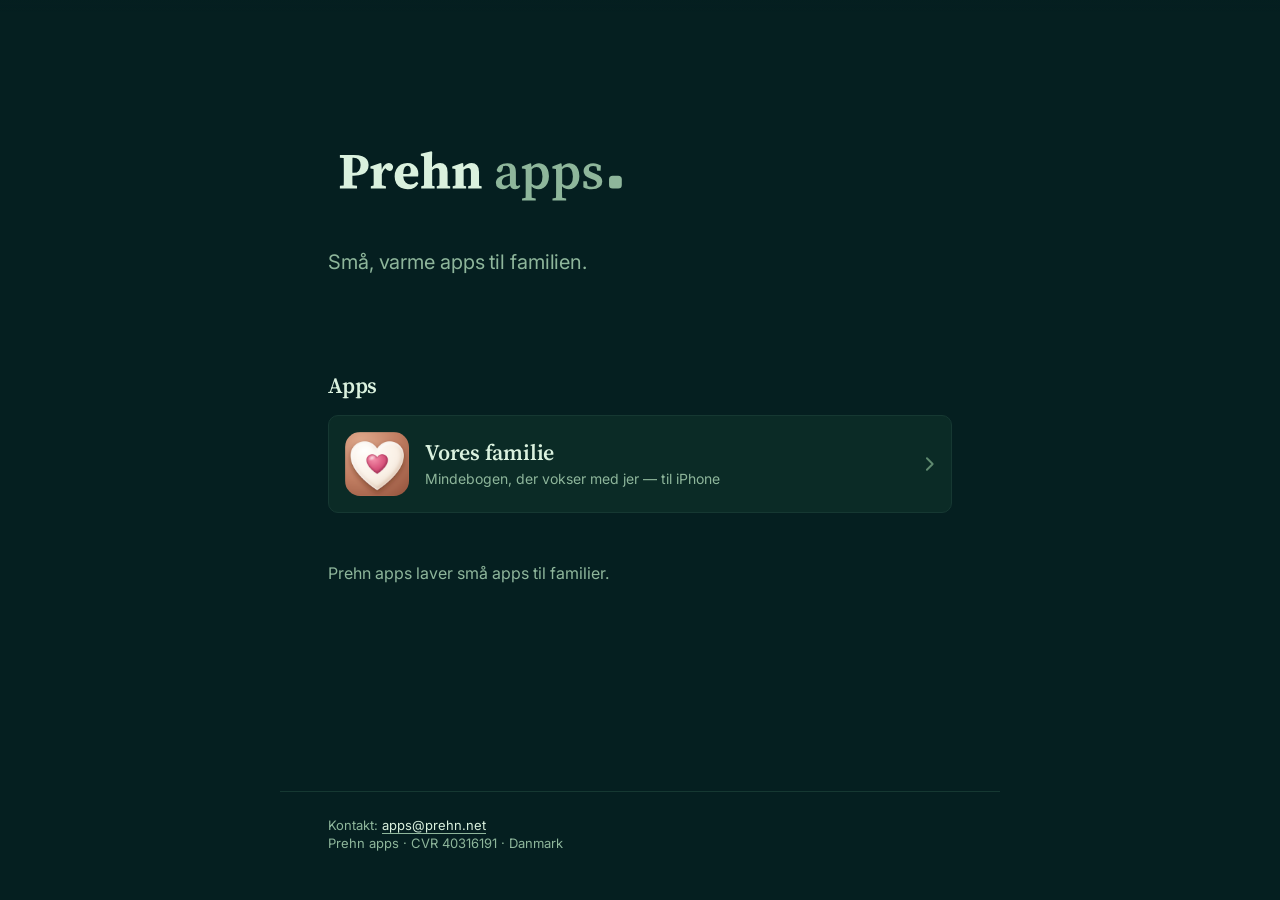
<file: index.html>
<!doctype html>
<html lang="da">
<head>
  <meta charset="utf-8">
  <meta name="viewport" content="width=device-width, initial-scale=1, viewport-fit=cover">
  <title>Prehn apps</title>
  <meta name="description" content="Små, varme apps til familien.">
  <meta name="theme-color" content="#051f20">
  <link rel="icon" type="image/svg+xml" href="brand/prehn-apps-mark.svg">
  <link rel="apple-touch-icon" href="brand/prehn-apps-mark-1024.png">
  <link rel="preconnect" href="https://fonts.googleapis.com">
  <link rel="preconnect" href="https://fonts.gstatic.com" crossorigin>
  <link rel="stylesheet" href="https://fonts.googleapis.com/css2?family=Source+Serif+4:opsz,wght@8..60,600;8..60,700&family=Inter:opsz,wght@14..32,400;14..32,500&display=swap">
  <style>
    /* Prehn apps-designsystemet (farver, skrift, radius) + Apples principper for bevægelse og typografi */
    :root {
      color-scheme: dark;
      /* v2: seks grønne trin fra næsten sort til mint */
      --ground:#051f20; --surface:#0b2b26; --surface-raised:#163832; --border:#163832;
      --ink:#daf1de; --ink-muted:#8eb69b; --ink-faint:#5f8a70;
      --accent:#8eb69b; --deep-green:#235347; --deep-green-hover:#2c6457; --mint:#daf1de;
      --font-serif:"Source Serif 4", Georgia, "Times New Roman", serif;
      --font-sans:Inter, system-ui, -apple-system, "Segoe UI", sans-serif;
      --radius-md:10px;
      --ease:cubic-bezier(.32,.72,0,1);
    }
    * { box-sizing:border-box; }
    html { font-size:100%; -webkit-text-size-adjust:100%; }
    html, body { margin:0; background:var(--ground); color:var(--ink); }
    body { font:400 1rem/1.5 var(--font-sans); font-optical-sizing:auto; -webkit-font-smoothing:antialiased;
           min-height:100vh; min-height:100svh; display:flex; flex-direction:column; }
    .wrap { width:100%; max-width:45rem; margin:0 auto; padding-inline:max(1rem, env(safe-area-inset-left)); }
    @media (min-width:45rem) { .wrap { padding-inline:3rem; } }

    /* Glasbjælke: indhold glider under; en blød kant vises kun når der er noget under den */
    .bar { position:sticky; top:0; z-index:10; height:3.25rem;
           background:rgba(5,31,32,.72); backdrop-filter:blur(20px) saturate(160%); -webkit-backdrop-filter:blur(20px) saturate(160%);
           transform:translateY(-100%); transition:transform .45s var(--ease); }
    .bar.show { transform:none; }
    .bar::after { content:""; position:absolute; inset:100% 0 auto; height:.75rem; pointer-events:none;
                  background:linear-gradient(rgba(5,31,32,.55), transparent); }
    .bar .wrap { height:100%; display:flex; align-items:center; }
    .bar img { height:1.6rem; width:auto; margin-left:-.4rem; }

    main { flex:1; }
    .hero { padding-top:clamp(3rem, 12vw, 7.5rem); margin-top:-3.25rem; }

    /* Ordmærket bærer sin frizone i SVG'en — beskæres ikke */
    .wordmark { display:block; width:min(22rem, 82vw); height:auto; margin-left:-1.5rem; }
    .tagline { margin:.5rem 0 0; font-size:clamp(1.0625rem, 2.4vw, 1.25rem); line-height:1.4; letter-spacing:-.005em; color:var(--ink-muted); }

    /* Typografi: tæt tracking på store størrelser, neutral på brødtekst */
    h2 { font:600 1.375rem/1.25 var(--font-serif); letter-spacing:-.01em; margin:clamp(4rem, 10vw, 6rem) 0 1rem; }

    /* App-kort: feedback straks ved tryk (pointer-down), ingen skygger — dybde fra surface + hårstreg */
    .app { display:flex; gap:1rem; align-items:center; padding:1rem; min-height:4.5rem;
           background:var(--surface); border:1px solid var(--border); border-radius:var(--radius-md);
           color:var(--ink); text-decoration:none; -webkit-tap-highlight-color:transparent;
           transition:background-color .2s var(--ease), transform .2s var(--ease); }
    .app:hover { background:var(--surface-raised); }
    .app.down, .app:active { background:var(--surface-raised); transform:scale(.985); transition-duration:.08s; }
    .app:focus-visible { outline:2px solid var(--accent); outline-offset:3px; }
    .app img { width:4rem; height:4rem; border-radius:.95rem; flex-shrink:0; }
    .app .name { display:block; font:600 1.375rem/1.25 var(--font-serif); letter-spacing:-.01em; }
    .app .desc { display:block; font-size:.875rem; line-height:1.4; color:var(--ink-muted); margin-top:.15rem; }
    .app .go { margin-left:auto; padding-left:.5rem; color:var(--ink-faint); transition:transform .3s var(--ease), color .2s; }
    .app:hover .go { transform:translateX(3px); color:var(--ink-muted); }
    .app .go svg { width:.6rem; height:1rem; display:block; fill:none; stroke:currentColor; stroke-width:2; stroke-linecap:round; stroke-linejoin:round; }

    .about { margin:3rem 0 4rem; color:var(--ink-muted); max-width:32em; }

    footer { border-top:1px solid var(--border); font-size:.8125rem; line-height:1.4; color:var(--ink-muted);
             padding-top:1.5rem; padding-bottom:max(3rem, env(safe-area-inset-bottom)); }
    footer a { color:var(--ink); text-decoration-color:var(--accent); text-underline-offset:3px; }
    footer a:hover { text-decoration-color:var(--ink); }

    /* Indtoning, der starter fra hvor elementet er — kort og rolig */
    .reveal { opacity:0; transform:translateY(12px); transition:opacity .7s var(--ease), transform .7s var(--ease); }
    .reveal.in { opacity:1; transform:none; }
    .reveal.d1 { transition-delay:.06s; } .reveal.d2 { transition-delay:.12s; } .reveal.d3 { transition-delay:.18s; }

    @media (prefers-reduced-motion: reduce) {
      .reveal { transform:none; transition:opacity .25s ease; }
      .app, .app .go, .bar { transition:none; }
      .app.down, .app:active { transform:none; }
    }
    @media (prefers-reduced-transparency: reduce) {
      .bar { background:var(--ground); backdrop-filter:none; -webkit-backdrop-filter:none; }
    }
    @media (prefers-contrast: more) {
      :root { --border:#5f8a70; --ink-muted:#b6d9c1; }
    }
  </style>
</head>
<body>
<header class="bar" id="bar" aria-hidden="true">
  <div class="wrap"><img src="brand/prehn-apps-wordmark-light.svg" alt=""></div>
</header>

<main>
  <section class="hero wrap">
    <h1 style="margin:0" class="reveal">
      <img class="wordmark" id="wordmark" src="brand/prehn-apps-wordmark-light.svg" alt="Prehn apps" width="1379" height="469">
    </h1>
    <p class="tagline reveal d1">Små, varme apps til familien.</p>
  </section>

  <section class="wrap">
    <h2 class="reveal d2">Apps</h2>
    <a class="app reveal d3" href="vores-familie/">
      <img src="vores-familie/icon-180.png" alt="">
      <div>
        <span class="name">Vores familie</span>
        <span class="desc">Mindebogen, der vokser med jer — til iPhone</span>
      </div>
      <span class="go" aria-hidden="true"><svg viewBox="0 0 10 16"><path d="M2 2l6 6-6 6"/></svg></span>
    </a>

    <p class="about reveal">Prehn apps laver små apps til familier.</p>
  </section>
</main>

<footer class="wrap">
  Kontakt: <a href="mailto:apps@prehn.net">apps@prehn.net</a><br>
  Prehn apps · CVR 40316191 · Danmark
</footer>

<script>
  // Feedback på pointer-down — ikke først når fingeren slipper
  document.querySelectorAll('.app').forEach(el => {
    el.addEventListener('pointerdown', () => el.classList.add('down'));
    ['pointerup', 'pointerleave', 'pointercancel'].forEach(e => el.addEventListener(e, () => el.classList.remove('down')));
  });

  // Indtoning når elementer kommer i syne
  const io = new IntersectionObserver(es => es.forEach(e => {
    if (e.isIntersecting) { e.target.classList.add('in'); io.unobserve(e.target); }
  }), { rootMargin: '0px 0px -8% 0px' });
  document.querySelectorAll('.reveal').forEach(el => io.observe(el));

  // Glasbjælken med ordmærket glider ind, når det store ordmærke er scrollet ud af syne
  const bar = document.getElementById('bar');
  new IntersectionObserver(([e]) => bar.classList.toggle('show', !e.isIntersecting), { rootMargin: '-52px 0px 0px 0px' })
    .observe(document.getElementById('wordmark'));
</script>
</body>
</html>
</file>
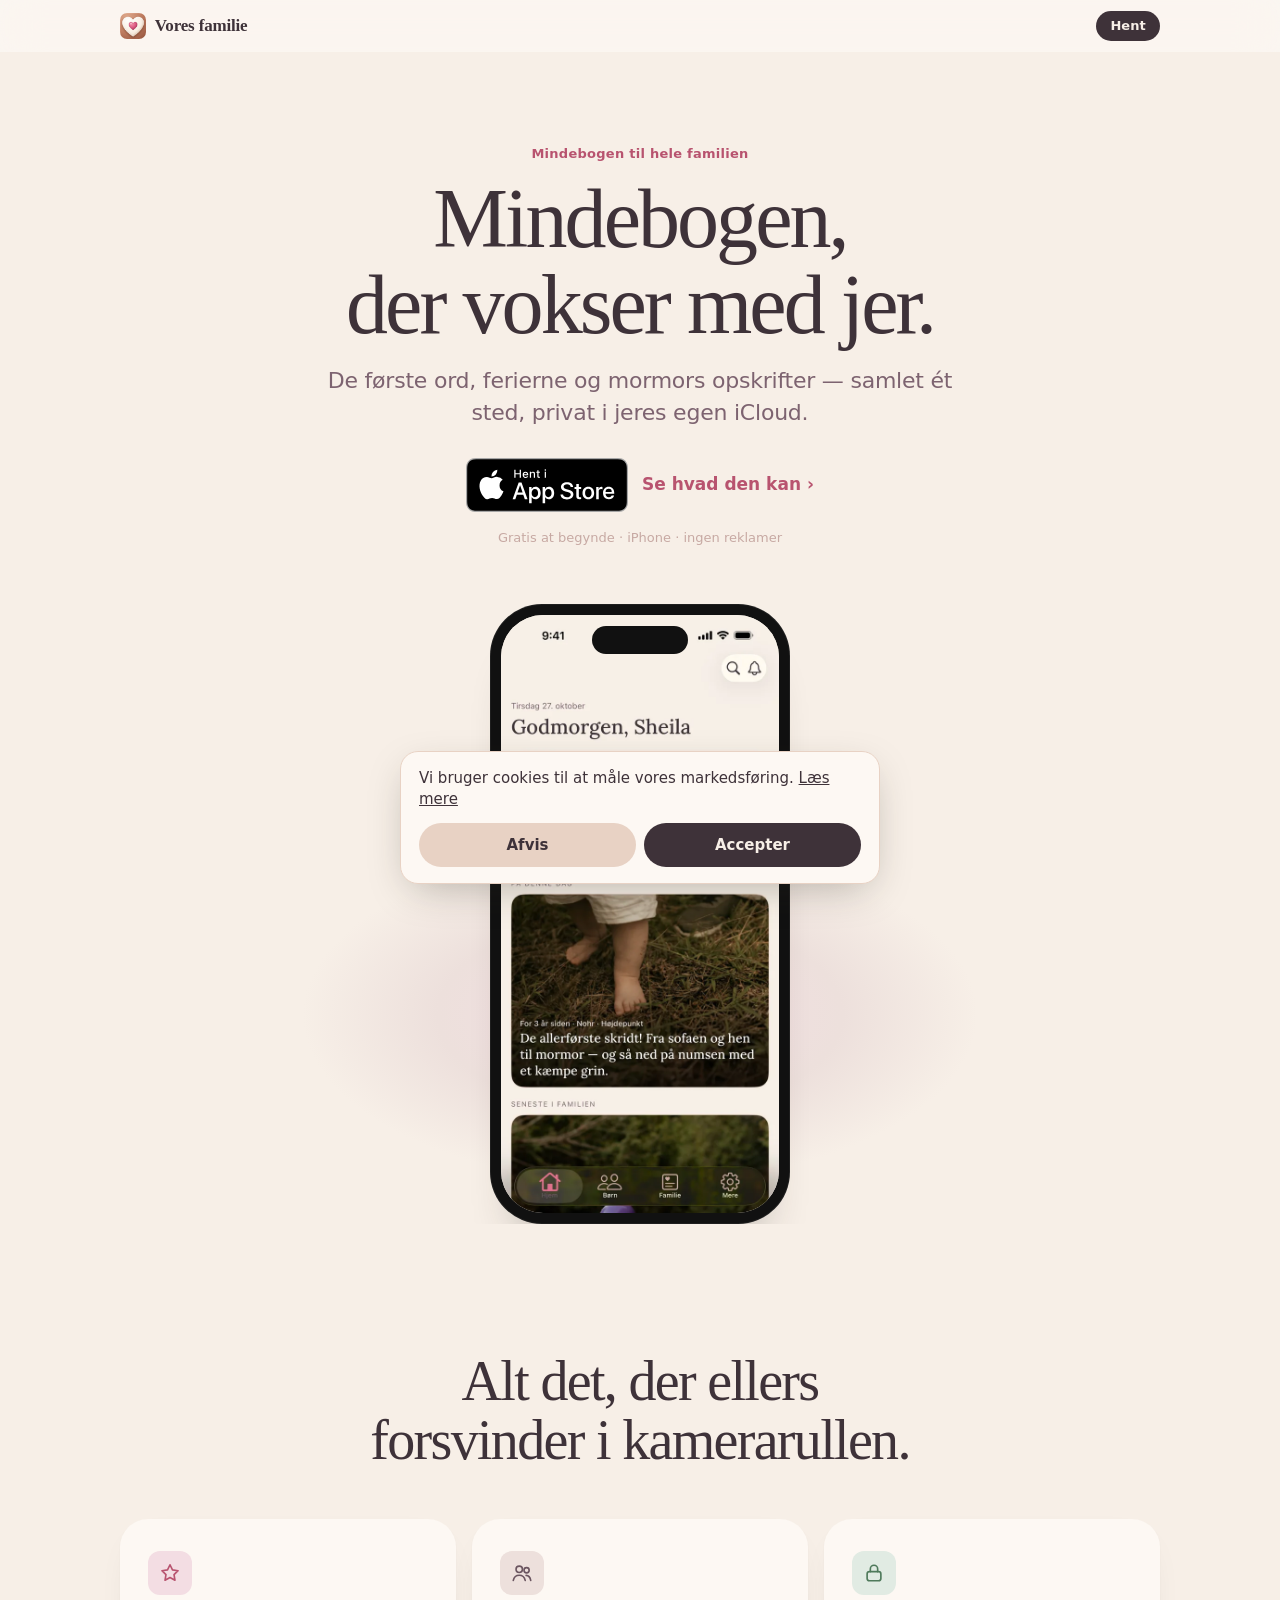
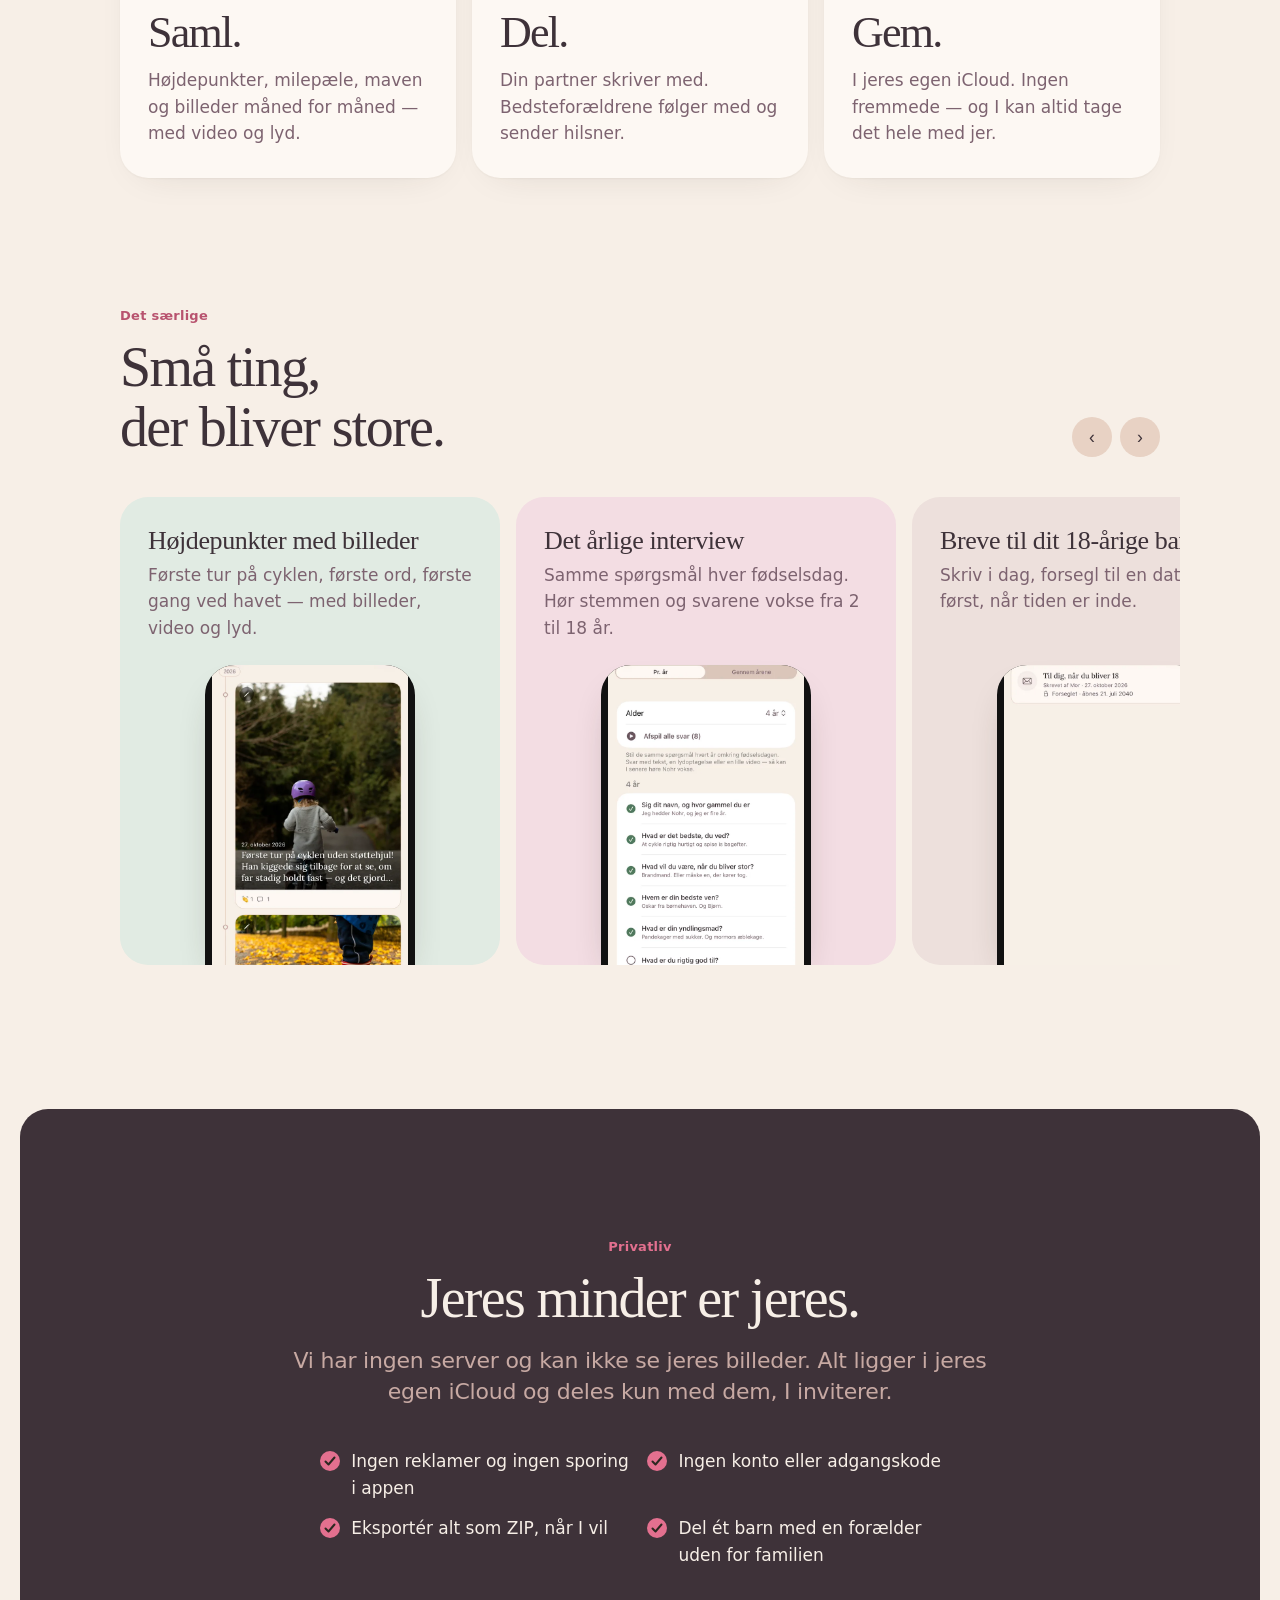
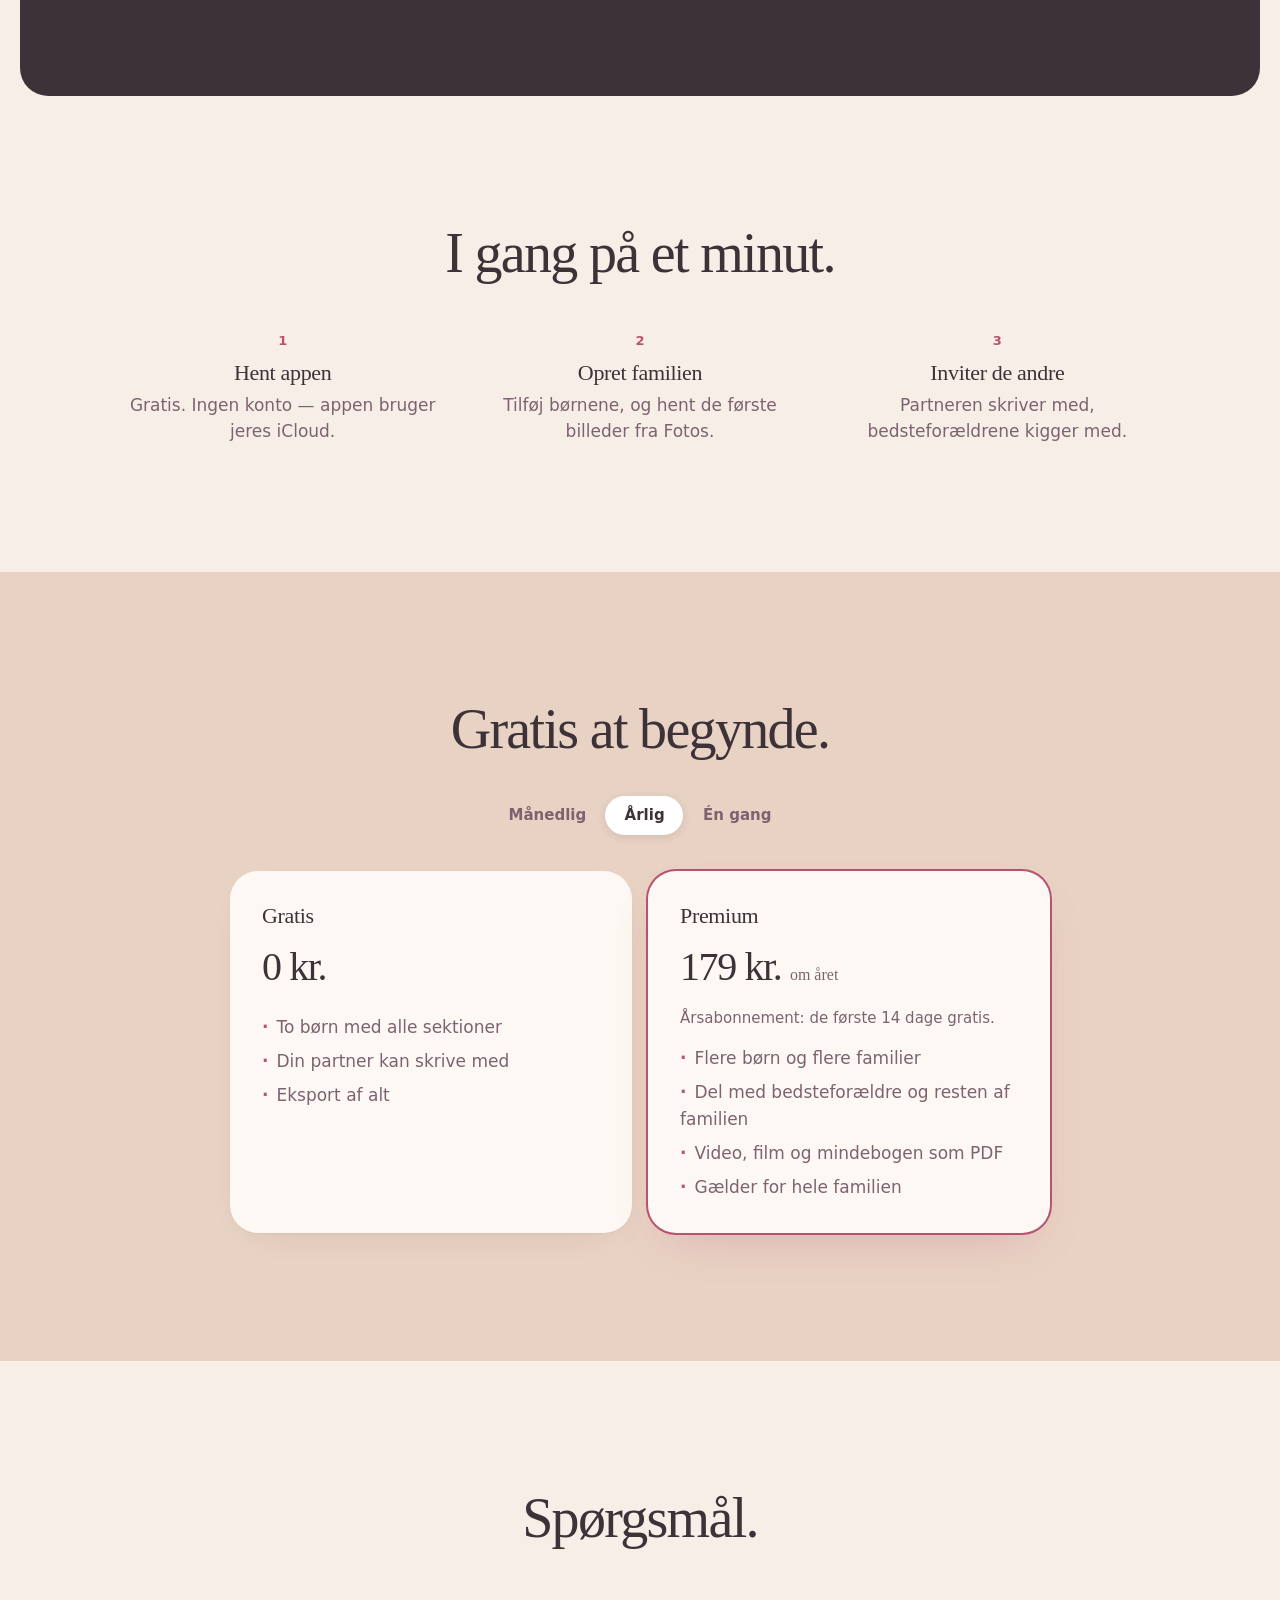
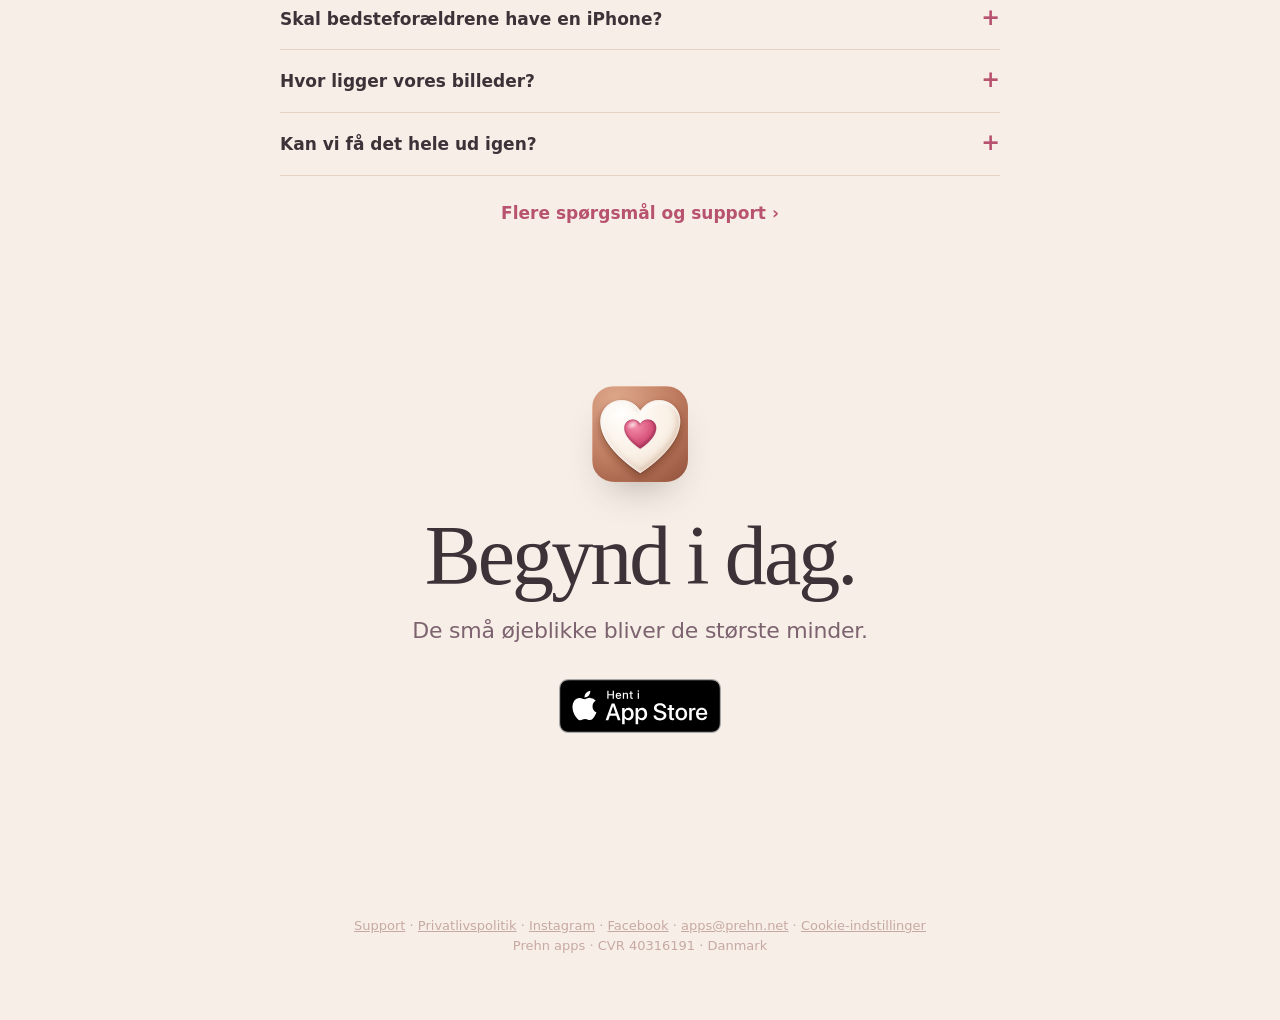
<file: vores-familie/index.html>
<!doctype html>
<html lang="da">
<head>
  <meta charset="utf-8">
  <meta name="viewport" content="width=device-width, initial-scale=1, viewport-fit=cover">
  <title>Vores familie — mindebogen, der vokser med jer</title>
  <meta name="description" content="Saml de første ord, ferierne og mormors opskrifter ét sted — privat i jeres egen iCloud. Mindebogen til hele familien på iPhone.">
  <link rel="icon" href="icon-180.png">
  <link rel="apple-touch-icon" href="icon-180.png">

  <!-- Delingskort på Facebook, Instagram, Messenger og iMessage -->
  <meta property="og:type" content="website">
  <meta property="og:title" content="Vores familie — mindebogen, der vokser med jer">
  <meta property="og:description" content="Saml de første ord, ferierne og mormors opskrifter ét sted — privat i jeres egen iCloud.">
  <meta property="og:image" content="https://apps.prehn.net/vores-familie/og-image.jpg">
  <meta property="og:locale" content="da_DK">
  <meta name="twitter:card" content="summary_large_image">

  <!-- Safari på iPhone viser en lille "Åbn i App Store"-bjælke øverst -->
  <meta name="apple-itunes-app" content="app-id=6823090981">
  <style>
    :root {
      color-scheme: light;
      /* Farver fra appens Theme.swift (lyst tema) */
      /* Samme palet som appen (Theme.swift, issue #47): varm mauve. */
      --bg:#f7efe7; --bg2:#e8d2c4; --card:#fdf8f3; --text:#3e3239; --muted:#7d6370; --faint:#c7a9a3; --sep:#e8d2c4;
      --rose:#b8536f; --tint:#6b5560; --green:#4f7a5b; --brown:#6b5560; --ink:#3e3239;
      --rose-soft:#f3dde3; --tint-soft:#ede0dc; --green-soft:#e1ebe3; --brown-soft:#ede0dc; --neutral-soft:#f3e8e1;
      --radius:28px; --ease:cubic-bezier(.32,.72,0,1);
    }
    * { box-sizing:border-box; }
    html { font-size:100%; -webkit-text-size-adjust:100%; }
    body { margin:0; background:var(--bg); color:var(--text);
           font:1.0625rem/1.55 -apple-system, BlinkMacSystemFont, "SF Pro Text", system-ui, "Segoe UI", sans-serif;
           -webkit-font-smoothing:antialiased; }
    .serif { font-family:"New York", ui-serif, Georgia, "Times New Roman", serif; font-weight:500; }
    .wrap { max-width:1080px; margin:0 auto; padding:0 1.25rem; }
    p { margin:0; }
    a { color:inherit; }

    /* Typografi: tæt tracking og leading på store størrelser, neutral på brødtekst */
    .display { font-size:clamp(2.6rem, 8vw, 5.25rem); line-height:1.02; letter-spacing:-.035em; font-weight:500; margin:0; }
    .h2 { font-size:clamp(2rem, 5.2vw, 3.5rem); line-height:1.06; letter-spacing:-.03em; font-weight:500; margin:0; }
    .h3 { font-size:1.375rem; line-height:1.2; letter-spacing:-.015em; font-weight:500; margin:0 0 .35rem; }
    .eyebrow { font-size:.8125rem; font-weight:600; letter-spacing:.02em; color:var(--rose); margin-bottom:.75rem; }
    .lead { font-size:clamp(1.125rem, 2.2vw, 1.375rem); line-height:1.45; letter-spacing:-.01em; color:var(--muted); }
    .muted { color:var(--muted); }

    /* Glas-navigation: indhold scroller under; kant-fade i stedet for streg */
    .nav { position:fixed; inset:0 0 auto; z-index:20; height:52px;
           background:rgba(251,249,245,.72); backdrop-filter:blur(20px) saturate(180%); -webkit-backdrop-filter:blur(20px) saturate(180%); }
    .nav::after { content:""; position:absolute; left:0; right:0; top:100%; height:14px; pointer-events:none;
                  background:linear-gradient(rgba(44,40,32,.06), transparent); opacity:0; transition:opacity .3s; }
    .nav.scrolled::after { opacity:1; }
    .nav .wrap { height:100%; display:flex; align-items:center; justify-content:space-between; }
    .brand { display:flex; align-items:center; gap:.55rem; font-weight:600; letter-spacing:-.01em; text-decoration:none; }
    .brand img { width:26px; height:26px; border-radius:7px; }
    .pill { display:inline-flex; align-items:center; height:30px; padding:0 .9rem; border-radius:999px; background:var(--ink); color:#f7efe7;
            font-size:.8125rem; font-weight:600; text-decoration:none; }

    /* Tryk-feedback straks ved pointer-down */
    .press { transition:transform .12s ease-out, opacity .12s; }
    .press:active, .press.down { transform:scale(.96); opacity:.85; }

    /* Hero */
    .hero { padding:clamp(6.5rem, 14vw, 9rem) 0 0; text-align:center; overflow:hidden; }
    .hero .lead { max-width:30em; margin:1.1rem auto 1.8rem; }
    .cta-row { display:flex; gap:.9rem; justify-content:center; align-items:center; flex-wrap:wrap; }
    /* Apples officielle "Hent i App Store"-knap (uændret, jf. Apples retningslinjer for marketing) */
    .store { display:inline-block; line-height:0; border-radius:12px; -webkit-tap-highlight-color:transparent; }
    .store img { height:54px; width:auto; display:block; }
    .store:focus-visible { outline:2px solid var(--rose); outline-offset:4px; }
    .link { color:var(--rose); font-weight:600; text-decoration:none; }
    .link:hover { text-decoration:underline; }
    .fine { font-size:.8125rem; color:var(--faint); margin-top:1rem; }

    /* Telefon, der rejser sig når man scroller. Styres af browseren (scroll-drevet animation, #31),
       så den følger fingeren glat på iPhone — ingen JavaScript pr. scroll. Ældre browsere: stillestående. */
    .stage { position:relative; margin-top:3.5rem; height:clamp(420px, 70vw, 620px); }
    .glow { position:absolute; left:50%; top:30%; width:min(900px, 140vw); aspect-ratio:2/1; transform:translateX(-50%);
            background:radial-gradient(closest-side, #f3dde3 0%, #ede0dc 45%, transparent 75%); }
    .phone { position:absolute; left:50%; top:0; width:300px; height:620px; margin-left:-150px; border-radius:52px;
             background:#111; padding:11px; box-shadow:0 40px 50px -36px rgba(44,40,32,.45), 0 0 0 1px rgba(255,255,255,.06) inset; }
    @supports (animation-timeline: scroll()) {
      @keyframes phone-rise { from { transform:translateY(60px) scale(.94); } to { transform:none; } }
      .phone { animation:phone-rise linear both; animation-timeline:scroll(root); animation-range:0 500px; }
    }
    .screen { position:relative; height:100%; border-radius:42px; background:var(--bg); overflow:hidden; padding:0; text-align:left; }
    .screen img { display:block; width:100%; height:100%; object-fit:cover; object-position:top; }
    .screen::before { content:""; position:absolute; top:11px; left:50%; transform:translateX(-50%); width:96px; height:28px; border-radius:20px; background:#111; }
    .hi { font-size:1.5rem; letter-spacing:-.02em; }
    .q { background:var(--bg2); border-radius:14px; padding:.7rem .85rem; font-size:.8125rem; font-style:italic; color:var(--muted); margin:.7rem 0 1rem; }
    .lbl { font-size:.6875rem; font-weight:600; letter-spacing:.06em; color:var(--faint); margin-bottom:.5rem; }
    .post { display:flex; gap:.6rem; background:#fff; border-radius:14px; padding:.5rem; margin-bottom:.5rem; box-shadow:0 1px 0 rgba(44,40,32,.05); }
    .post i { width:48px; height:48px; border-radius:10px; flex-shrink:0; }
    .post b { display:block; font-size:.625rem; font-weight:500; color:var(--faint); }
    .post span { font-size:.8125rem; line-height:1.3; }

    /* Sektioner */
    section { padding:clamp(4.5rem, 10vw, 8rem) 0; }
    .center { text-align:center; }
    .center .lead { max-width:32em; margin:1rem auto 0; }

    /* Tre løfter: store tal-agtige ord */
    .trio { display:grid; gap:1rem; margin-top:3rem; }
    @media (min-width:800px) { .trio { grid-template-columns:repeat(3,1fr); } }
    .tile { background:var(--card); border-radius:var(--radius); padding:2rem 1.75rem; text-align:left;
            box-shadow:0 1px 2px rgba(44,40,32,.04), 0 12px 40px -24px rgba(44,40,32,.18); }
    .tile .big { font-size:2.75rem; line-height:1; letter-spacing:-.04em; font-weight:500; margin-bottom:.8rem; }

    /* Funktioner som vandret karrusel med snap (native momentum + rubber-band på iOS) */
    .rail-head { display:flex; justify-content:space-between; align-items:end; gap:1rem; }
    .arrows { display:none; gap:.5rem; }
    @media (min-width:800px) { .arrows { display:flex; } }
    .arrow { width:40px; height:40px; border-radius:50%; border:0; background:var(--bg2); color:var(--text); font-size:1.1rem; cursor:pointer; }
    .rail { display:flex; gap:1rem; overflow-x:auto; scroll-snap-type:x mandatory; scroll-padding-inline:1.25rem;
            padding:2.5rem 1.25rem 1rem; margin:0 -1.25rem; scrollbar-width:none; overscroll-behavior-x:contain; }
    .rail::-webkit-scrollbar { display:none; }
    .slide { flex:0 0 min(82vw, 380px); scroll-snap-align:start; border-radius:var(--radius); padding:1.75rem; min-height:440px;
             display:flex; flex-direction:column; justify-content:space-between; overflow:hidden; position:relative; }
    .slide .h3 { font-size:1.625rem; }
    .slide p { color:var(--muted); }
    .slide .h3 { color:var(--text); }
    .slide .art { align-self:center; width:100%; max-width:260px; aspect-ratio:1; border-radius:22px; margin-top:1.5rem;
                  background:rgba(255,255,255,.6); display:flex; align-items:center; justify-content:center; }
    .slide .art svg { width:96px; height:96px; fill:none; stroke:currentColor; stroke-width:1.6; stroke-linecap:round; stroke-linejoin:round; }
    /* Skærmbillede fra appen som en lille telefon, der "stikker op" fra bunden af kortet */
    .slide .art.shot { aspect-ratio:auto; max-width:210px; height:300px; margin:1.5rem auto -1.75rem; background:#111;
                       border-radius:30px 30px 0 0; padding:7px 7px 0; overflow:hidden;
                       box-shadow:0 20px 40px -20px rgba(44,40,32,.45); }
    .slide .art.shot img { display:block; width:100%; height:auto; border-radius:24px 24px 0 0; }
    .sym { width:44px; height:44px; border-radius:12px; display:flex; align-items:center; justify-content:center; margin-bottom:1rem; }
    .sym svg { width:22px; height:22px; fill:none; stroke:currentColor; stroke-width:1.8; stroke-linecap:round; stroke-linejoin:round; }

    /* Privatliv: mørk, rolig */
    .dark { background:var(--ink); color:#f7efe7; border-radius:var(--radius); margin:0 1.25rem; }
    .dark .lead { color:#c7a9a3; }
    .dark .eyebrow { color:#e3708f; }
    .ticks { list-style:none; padding:0; margin:2.5rem auto 0; max-width:640px; display:grid; gap:.9rem; text-align:left; }
    @media (min-width:700px) { .ticks { grid-template-columns:1fr 1fr; } }
    .ticks li { display:flex; gap:.7rem; color:#f7efe7; }
    .ticks li::before { content:""; flex-shrink:0; width:20px; height:20px; margin-top:.15rem; border-radius:50%; background:#e3708f
      url("data:image/svg+xml,%3Csvg xmlns='http://www.w3.org/2000/svg' viewBox='0 0 20 20'%3E%3Cpath d='M5.5 10.5l3 3 6-7' fill='none' stroke='%232c2820' stroke-width='2' stroke-linecap='round' stroke-linejoin='round'/%3E%3C/svg%3E") center/contain no-repeat; }

    /* Trin */
    .steps { display:grid; gap:2rem; margin-top:3rem; }
    @media (min-width:800px) { .steps { grid-template-columns:repeat(3,1fr); } }
    .num { font-size:.8125rem; font-weight:600; color:var(--rose); margin-bottom:.5rem; }

    /* Pris: segmenteret kontrol */
    .seg { display:inline-flex; background:var(--bg2); border-radius:999px; padding:4px; margin-top:2rem; position:relative; }
    .seg button { position:relative; z-index:1; border:0; background:none; font:inherit; font-size:.9375rem; font-weight:600; padding:.5rem 1.2rem; border-radius:999px; cursor:pointer; color:var(--muted); transition:color .25s; }
    .seg button[aria-pressed=true] { color:var(--text); }
    .seg .thumb { position:absolute; top:4px; bottom:4px; border-radius:999px; background:#fff; box-shadow:0 2px 8px rgba(44,40,32,.12);
                  transition:left .4s var(--ease), width .4s var(--ease); }
    .prices { display:grid; gap:1rem; margin-top:2rem; text-align:left; }
    @media (min-width:800px) { .prices { grid-template-columns:1fr 1fr; max-width:820px; margin-inline:auto; } }
    .price { background:var(--card); border-radius:var(--radius); padding:2rem; box-shadow:0 1px 2px rgba(44,40,32,.04), 0 12px 40px -24px rgba(44,40,32,.18); }
    .price.premium { box-shadow:0 0 0 2px var(--rose), 0 20px 50px -24px rgba(201,74,112,.35); }
    .amount { font-size:2.5rem; letter-spacing:-.035em; font-weight:500; margin:.4rem 0 1rem; }
    .amount small { font-size:1rem; letter-spacing:0; font-weight:500; color:var(--muted); }
    .price ul { list-style:none; padding:0; margin:0; display:grid; gap:.5rem; color:var(--muted); }
    .price li::before { content:"·"; color:var(--rose); font-weight:700; margin-right:.5rem; }

    /* FAQ */
    .faq { max-width:720px; margin:2.5rem auto 0; }
    details { border-bottom:1px solid var(--sep); padding:1.1rem 0; }
    summary { cursor:pointer; list-style:none; display:flex; justify-content:space-between; gap:1rem; font-weight:600; font-size:1.0625rem; }
    summary::-webkit-details-marker { display:none; }
    summary::after { content:"+"; color:var(--rose); font-size:1.4rem; line-height:1; transition:transform .3s var(--ease); }
    details[open] summary::after { transform:rotate(45deg); }
    details p { margin-top:.6rem; color:var(--muted); }

    footer { padding:3rem 0 4rem; font-size:.8125rem; color:var(--faint); text-align:center; }

    /* Indtoning når sektioner kommer ind i billedet */
    .reveal { opacity:0; transform:translateY(24px); transition:opacity .9s var(--ease), transform .9s var(--ease); }
    .reveal.in { opacity:1; transform:none; }

    @media (prefers-reduced-motion: reduce) {
      .reveal { transform:none; transition:opacity .3s ease; }
      .phone { transform:none !important; animation:none !important; }
      .seg .thumb, summary::after { transition:none; }
      .press:active, .press.down { transform:none; }
    }
    @media (prefers-reduced-transparency: reduce) {
      .nav { background:var(--bg); backdrop-filter:none; -webkit-backdrop-filter:none; }
    }
  </style>
</head>
<body>

<nav class="nav" id="nav">
  <div class="wrap">
    <a class="brand serif" href="#top"><img src="icon-180.png" alt="">Vores familie</a>
    <a class="pill press" href="#hent">Hent</a>
  </div>
</nav>

<main id="top">
  <section class="hero">
    <div class="wrap">
      <div class="eyebrow">Mindebogen til hele familien</div>
      <h1 class="display serif">Mindebogen,<br>der vokser med jer.</h1>
      <p class="lead">De første ord, ferierne og mormors opskrifter — samlet ét sted, privat i jeres egen iCloud.</p>
      <div class="cta-row">
        <a class="store press" href="https://apps.apple.com/dk/app/vores-familie/id6823090981" aria-label="Hent Vores familie i App Store"><img src="img/app-store-badge-da.svg" alt="Hent i App Store" width="162" height="54"></a>
        <a class="link" href="#funktioner">Se hvad den kan ›</a>
      </div>
      <p class="fine">Gratis at begynde · iPhone · ingen reklamer</p>
    </div>

    <div class="stage" aria-hidden="true">
      <div class="glow"></div>
      <div class="phone" id="phone">
        <div class="screen">
          <img src="img/01-hjem.webp" alt="Hjem i Vores familie: hilsen, dagens citat, På denne dag og Seneste i familien" width="600" height="1304">
        </div>
      </div>
    </div>
  </section>

  <!-- Tre løfter -->
  <section class="center">
    <div class="wrap">
      <h2 class="h2 serif reveal">Alt det, der ellers<br>forsvinder i kamerarullen.</h2>
      <div class="trio">
        <div class="tile reveal"><div class="sym" style="background:var(--rose-soft);color:var(--rose)"><svg viewBox="0 0 24 24"><path d="M12 3l2.7 5.6 6.1.9-4.4 4.3 1 6.1L12 17l-5.4 2.9 1-6.1L3.2 9.5l6.1-.9z"/></svg></div><div class="big serif">Saml.</div><p class="muted">Højdepunkter, milepæle, maven og billeder måned for måned — med video og lyd.</p></div>
        <div class="tile reveal"><div class="sym" style="background:var(--tint-soft);color:var(--tint)"><svg viewBox="0 0 24 24"><circle cx="9" cy="8" r="3.5"/><path d="M2.5 20c.8-3.6 3.5-5.5 6.5-5.5s5.7 1.9 6.5 5.5"/><circle cx="17" cy="9" r="2.8"/><path d="M16.5 14.6c2.6.2 4.4 1.9 5 5.4"/></svg></div><div class="big serif">Del.</div><p class="muted">Din partner skriver med. Bedsteforældrene følger med og sender hilsner.</p></div>
        <div class="tile reveal"><div class="sym" style="background:var(--green-soft);color:var(--green)"><svg viewBox="0 0 24 24"><rect x="4.5" y="10.5" width="15" height="10" rx="2.5"/><path d="M8 10.5V7.5a4 4 0 0 1 8 0v3"/></svg></div><div class="big serif">Gem.</div><p class="muted">I jeres egen iCloud. Ingen fremmede — og I kan altid tage det hele med jer.</p></div>
      </div>
    </div>
  </section>

  <!-- Funktioner: swipe-karrusel -->
  <section id="funktioner" style="padding-top:0">
    <div class="wrap">
      <div class="rail-head reveal">
        <div><div class="eyebrow">Det særlige</div><h2 class="h2 serif">Små ting,<br>der bliver store.</h2></div>
        <div class="arrows"><button class="arrow press" data-dir="-1" aria-label="Forrige">‹</button><button class="arrow press" data-dir="1" aria-label="Næste">›</button></div>
      </div>
      <div class="rail" id="rail">
        <article class="slide" style="background:var(--green-soft);color:var(--green)"><div><h3 class="h3 serif">Højdepunkter med billeder</h3><p>Første tur på cyklen, første ord, første gang ved havet — med billeder, video og lyd.</p></div><div class="art shot"><img src="img/04-hoejdepunkter.webp" alt="Højdepunkt: første tur på cyklen" loading="lazy" width="600" height="1304"></div></article>
        <article class="slide" style="background:var(--rose-soft);color:var(--rose)"><div><h3 class="h3 serif">Det årlige interview</h3><p>Samme spørgsmål hver fødselsdag. Hør stemmen og svarene vokse fra 2 til 18 år.</p></div><div class="art shot"><img src="img/05-interview.webp" alt="Det årlige interview med svar fra 4 år" loading="lazy" width="600" height="1304"></div></article>
        <article class="slide" style="background:var(--brown-soft);color:var(--brown)"><div><h3 class="h3 serif">Breve til dit 18-årige barn</h3><p>Skriv i dag, forsegl til en dato. Åbnes først, når tiden er inde.</p></div><div class="art shot"><img src="img/11-breve.webp" alt="Brevet Til dig, når du bliver 18 — forseglet til 2040" loading="lazy" width="600" height="1304"></div></article>
        <article class="slide" style="background:var(--green-soft);color:var(--green)"><div><h3 class="h3 serif">Mindebogen som rigtig bog</h3><p>Ét kapitel for hvert år — som PDF til skærmen eller klar til trykkeriet.</p></div><div class="art"><svg viewBox="0 0 24 24"><path d="M5 4.5h11.5A2.5 2.5 0 0 1 19 7v13H7.5A2.5 2.5 0 0 1 5 17.5z"/><path d="M5 17.5A2.5 2.5 0 0 1 7.5 15H19"/></svg></div></article>
        <article class="slide" style="background:var(--neutral-soft);color:var(--brown)"><div><h3 class="h3 serif">Familiens opskrifter</h3><p>Mormors æblekage og historien bag, delt med hele familien.</p></div><div class="art shot"><img src="img/08-opskrifter.webp" alt="Familiens opskrifter: Fars pandekager og Mormors æblekage" loading="lazy" width="600" height="1304"></div></article>
        <article class="slide" style="background:var(--brown-soft);color:var(--brown)"><div><h3 class="h3 serif">Familiens traditioner</h3><p>Juleaftens rækkefølge og fødselsdagssangen — husket og givet videre.</p></div><div class="art shot"><img src="img/09-traditioner.webp" alt="Traditionen Juleaften hos farmor" loading="lazy" width="600" height="1304"></div></article>
        <article class="slide" style="background:var(--tint-soft);color:var(--tint)"><div><h3 class="h3 serif">Rejser og steder</h3><p>Hver rejse får sin nål på verdenskortet — så børnene kan se, hvor de har været.</p></div><div class="art shot"><img src="img/11-rejser-kort.webp" alt="Verdenskortet med familiens rejser" loading="lazy" width="600" height="1304"></div></article>
      </div>
    </div>
  </section>

  <!-- Privatliv -->
  <section class="dark center">
    <div class="wrap">
      <div class="eyebrow reveal">Privatliv</div>
      <h2 class="h2 serif reveal">Jeres minder er jeres.</h2>
      <p class="lead reveal">Vi har ingen server og kan ikke se jeres billeder. Alt ligger i jeres egen iCloud og deles kun med dem, I inviterer.</p>
      <ul class="ticks reveal">
        <li>Ingen reklamer og ingen sporing i appen</li>
        <li>Ingen konto eller adgangskode</li>
        <li>Eksportér alt som ZIP, når I vil</li>
        <li>Del ét barn med en forælder uden for familien</li>
      </ul>
    </div>
  </section>

  <!-- Trin -->
  <section class="center">
    <div class="wrap">
      <h2 class="h2 serif reveal">I gang på et minut.</h2>
      <div class="steps">
        <div class="reveal"><div class="num">1</div><h3 class="h3 serif">Hent appen</h3><p class="muted">Gratis. Ingen konto — appen bruger jeres iCloud.</p></div>
        <div class="reveal"><div class="num">2</div><h3 class="h3 serif">Opret familien</h3><p class="muted">Tilføj børnene, og hent de første billeder fra Fotos.</p></div>
        <div class="reveal"><div class="num">3</div><h3 class="h3 serif">Inviter de andre</h3><p class="muted">Partneren skriver med, bedsteforældrene kigger med.</p></div>
      </div>
    </div>
  </section>

  <!-- Pris -->
  <section class="center" style="background:var(--bg2)">
    <div class="wrap">
      <h2 class="h2 serif reveal">Gratis at begynde.</h2>
      <div class="seg reveal" id="seg" role="group" aria-label="Betaling">
        <span class="thumb" id="thumb"></span>
        <button class="press" aria-pressed="false" data-p="md">Månedlig</button>
        <button class="press" aria-pressed="true" data-p="yr">Årlig</button>
        <button class="press" aria-pressed="false" data-p="once">Én gang</button>
      </div>
      <div class="prices">
        <div class="price reveal">
          <h3 class="h3 serif">Gratis</h3>
          <div class="amount serif">0 kr.</div>
          <ul><li>To børn med alle sektioner</li><li>Din partner kan skrive med</li><li>Eksport af alt</li></ul>
        </div>
        <div class="price premium reveal">
          <h3 class="h3 serif">Premium</h3>
          <div class="amount serif" id="amount">179 kr. <small>om året</small></div>
          <p class="muted" style="margin:-.4rem 0 .9rem;font-size:.9375rem">Årsabonnement: de første 14 dage gratis.</p>
          <ul><li>Flere børn og flere familier</li><li>Del med bedsteforældre og resten af familien</li><li>Video, film og mindebogen som PDF</li><li>Gælder for hele familien</li></ul>
        </div>
      </div>
    </div>
  </section>

  <!-- FAQ -->
  <section>
    <div class="wrap">
      <h2 class="h2 serif center reveal">Spørgsmål.</h2>
      <div class="faq">
        <details><summary>Skal bedsteforældrene have en iPhone?</summary><p>Ja, appen findes til iPhone.</p></details>
        <details><summary>Hvor ligger vores billeder?</summary><p>I jeres egen iCloud. Vi har ingen server og kan ikke se jeres indhold.</p></details>
        <details><summary>Kan vi få det hele ud igen?</summary><p>Ja. Under Mere → Eksportér alt får I én ZIP-fil med billeder, video, tekster og en PDF-mindebog for hvert barn.</p></details>
      </div>
      <p class="center" style="margin-top:1.5rem"><a class="link" href="support/">Flere spørgsmål og support ›</a></p>
    </div>
  </section>

  <!-- Sidste opfordring -->
  <section class="center" id="hent" style="padding-top:2rem">
    <div class="wrap">
      <img src="icon-180.png" alt="" width="96" height="96" style="border-radius:22px; box-shadow:0 20px 40px -20px rgba(44,40,32,.4)" class="reveal">
      <h2 class="display serif reveal" style="margin-top:1.5rem">Begynd i dag.</h2>
      <p class="lead reveal" style="margin:1rem auto 2rem">De små øjeblikke bliver de største minder.</p>
      <a class="store press" href="https://apps.apple.com/dk/app/vores-familie/id6823090981" aria-label="Hent Vores familie i App Store"><img src="img/app-store-badge-da.svg" alt="Hent i App Store" width="162" height="54"></a>
    </div>
  </section>
</main>

<footer>
  <a href="support/">Support</a> · <a href="privatliv/">Privatlivspolitik</a> · <a href="https://www.instagram.com/voresfamilieapp/">Instagram</a> · <a href="https://www.facebook.com/profile.php?id=61595430617490">Facebook</a> · <a href="mailto:apps@prehn.net">apps@prehn.net</a> · <a href="#" data-cookie-settings>Cookie-indstillinger</a><br>
  Prehn apps · CVR 40316191 · Danmark
</footer>

<script>
  const reduce = matchMedia('(prefers-reduced-motion: reduce)').matches;

  // Kant-skygge under glas-navigationen, kun når indhold ligger under den
  const nav = document.getElementById('nav');
  let ticking = false;
  function onScroll() {
    if (ticking) return; ticking = true;
    requestAnimationFrame(() => {
      const y = scrollY;
      nav.classList.toggle('scrolled', y > 4);
      // Telefonens bevægelse klares nu af CSS (animation-timeline), ikke her.
      ticking = false;
    });
  }
  addEventListener('scroll', onScroll, { passive:true }); onScroll();

  // Feedback på pointer-down (ikke først ved slip)
  document.querySelectorAll('.press').forEach(el => {
    el.addEventListener('pointerdown', () => el.classList.add('down'));
    ['pointerup','pointerleave','pointercancel'].forEach(e => el.addEventListener(e, () => el.classList.remove('down')));
  });

  // Indtoning når sektioner kommer i syne
  const io = new IntersectionObserver(es => es.forEach(e => { if (e.isIntersecting) { e.target.classList.add('in'); io.unobserve(e.target); } }),
                                      { rootMargin:'0px 0px -10% 0px' });
  document.querySelectorAll('.reveal').forEach(el => io.observe(el));

  // Pile til karrusellen (scroll-snap giver momentum og fjeder på iPhone)
  const rail = document.getElementById('rail');
  document.querySelectorAll('.arrow').forEach(b => b.addEventListener('click', () => {
    const w = rail.querySelector('.slide').getBoundingClientRect().width + 16;
    rail.scrollBy({ left: w * +b.dataset.dir, behavior: reduce ? 'auto' : 'smooth' });
  }));

  // Segmenteret pris-vælger med glidende markør
  const seg = document.getElementById('seg'), thumb = document.getElementById('thumb'), amount = document.getElementById('amount');
  function place(btn) { thumb.style.left = btn.offsetLeft + 'px'; thumb.style.width = btn.offsetWidth + 'px'; }
  seg.querySelectorAll('button').forEach(b => b.addEventListener('click', () => {
    seg.querySelectorAll('button').forEach(x => x.setAttribute('aria-pressed', x === b));
    place(b);
    amount.innerHTML = { yr: '179 kr. <small>om året</small>', md: '19 kr. <small>om måneden</small>', once: '499 kr. <small>én gang, for altid</small>' }[b.dataset.p];
  }));
  addEventListener('load', () => place(seg.querySelector('[aria-pressed=true]')));
  addEventListener('resize', () => place(seg.querySelector('[aria-pressed=true]')));
</script>
<script src="consent.js" data-privacy="privatliv/#hjemmesiden"></script>
</body>
</html>
</file>
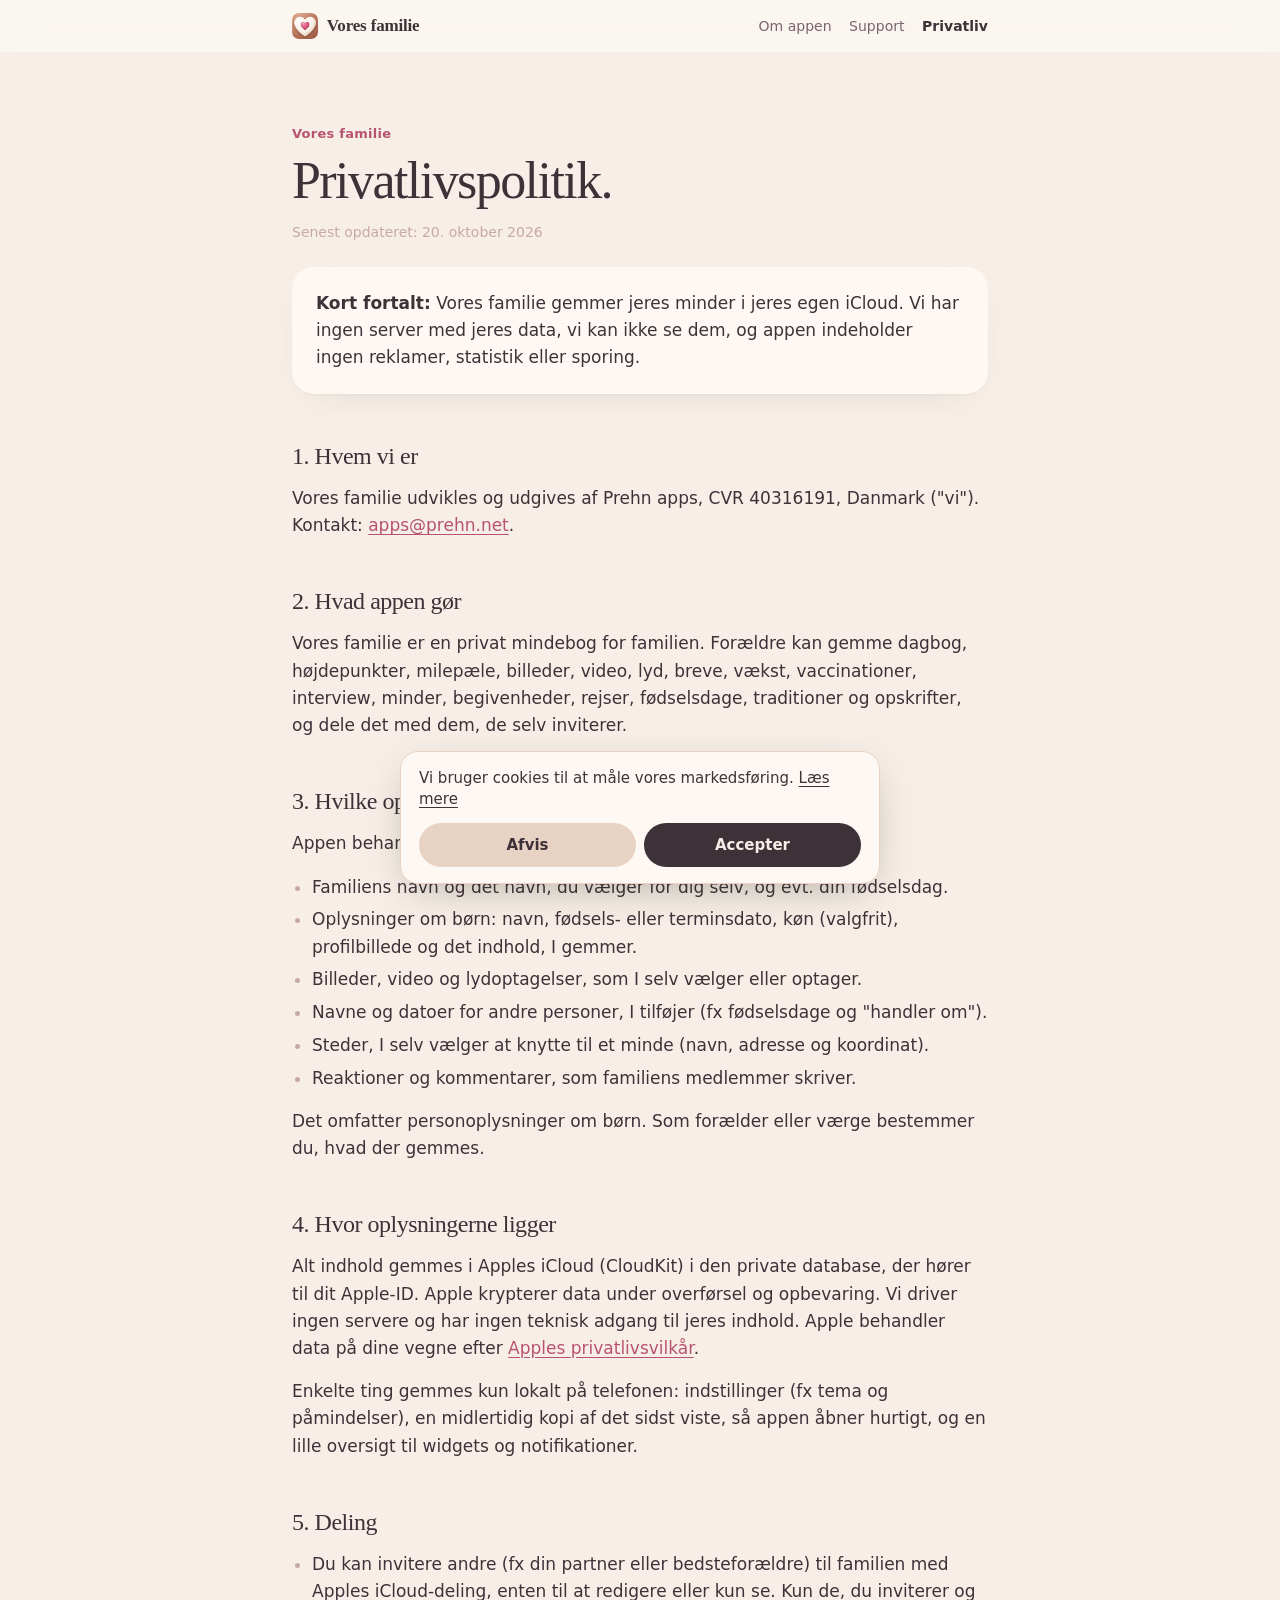
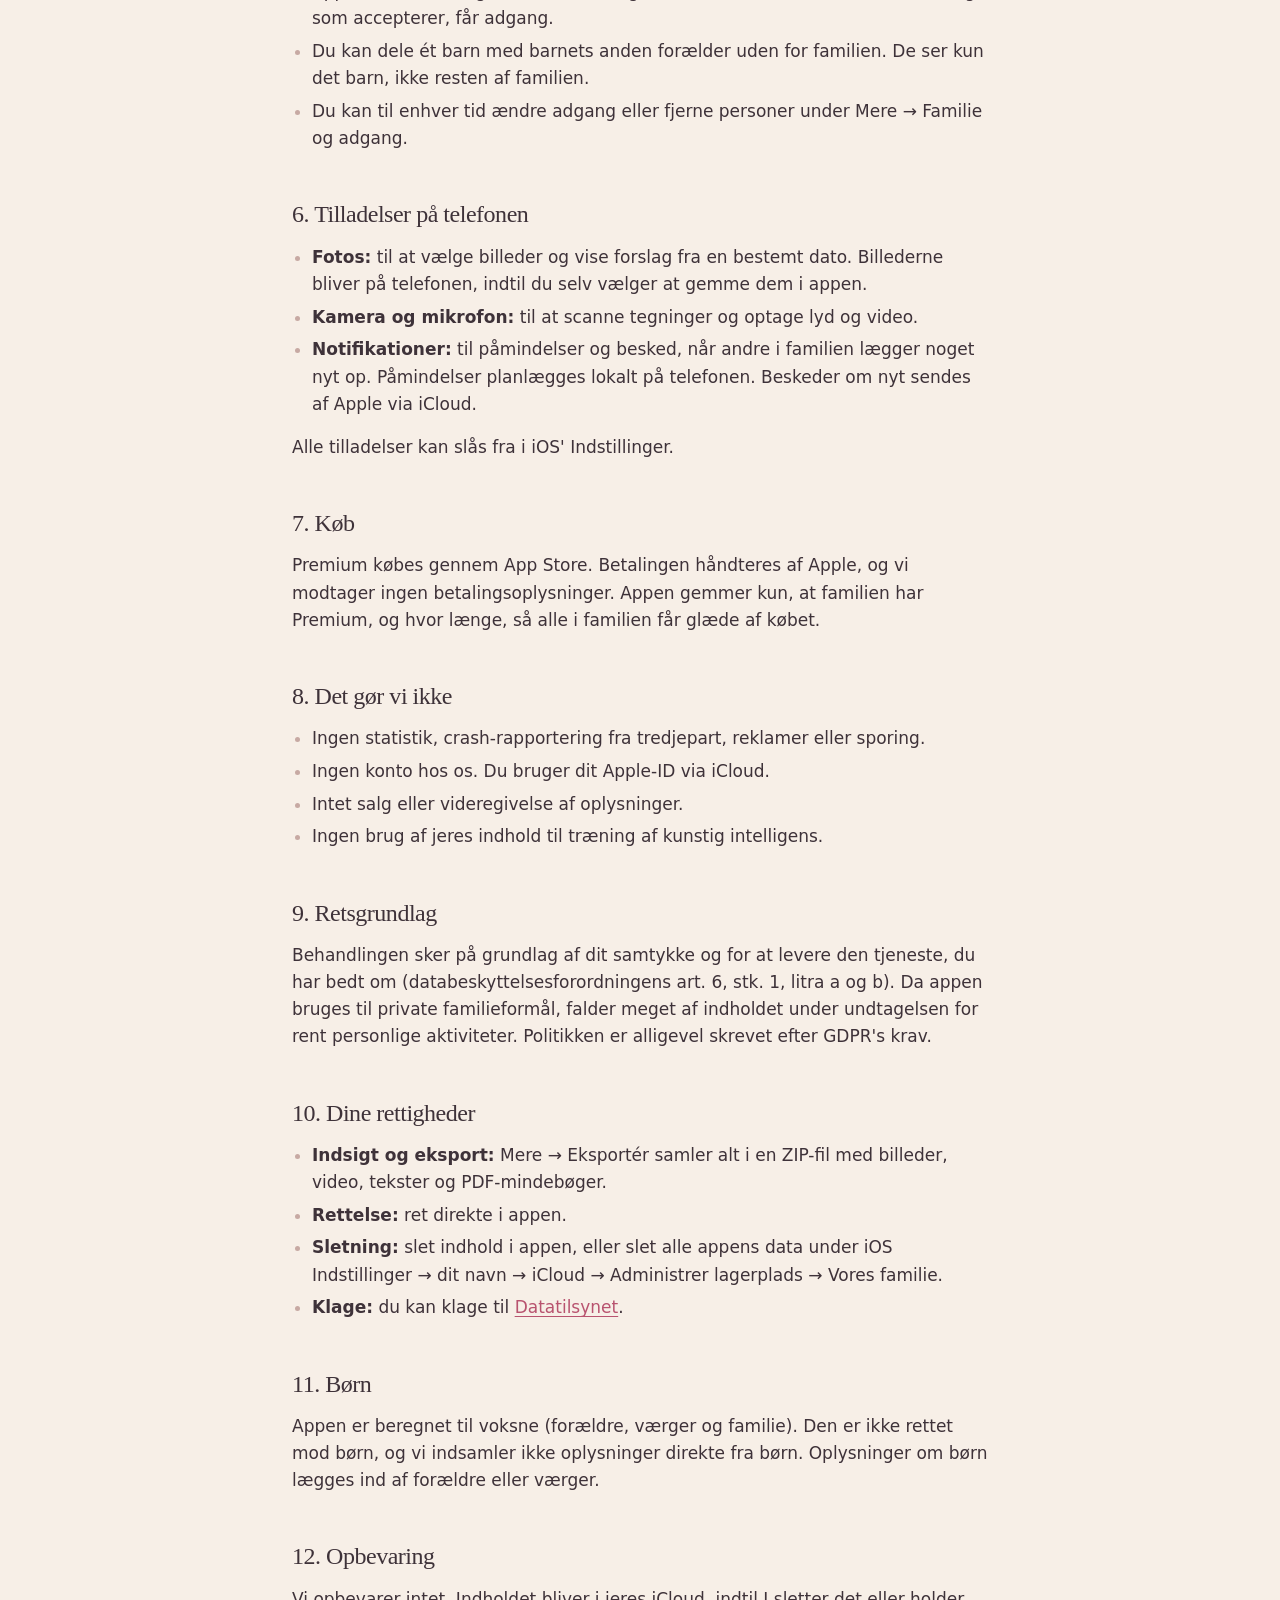
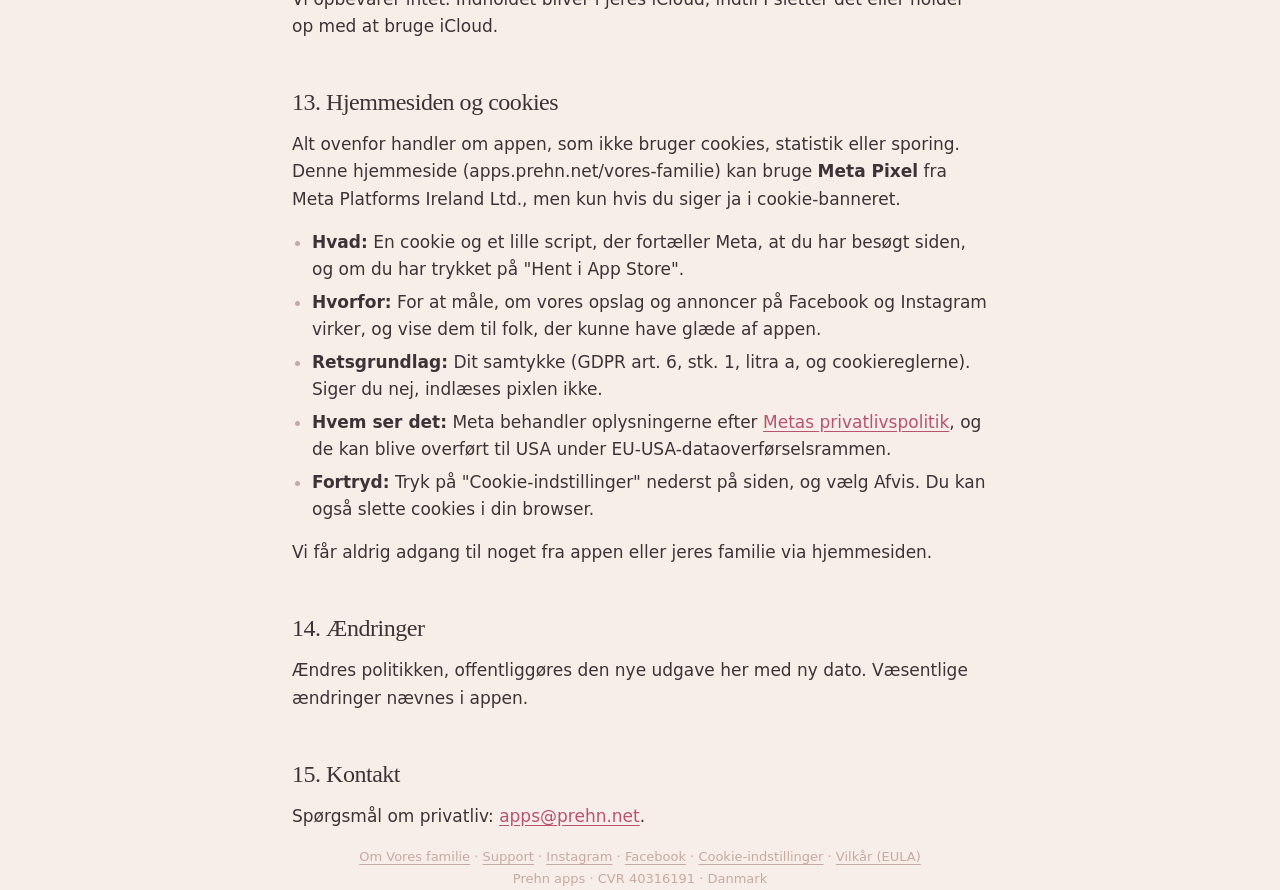
<file: vores-familie/privatliv/index.html>
<!doctype html>
<html lang="da">
<head>
  <meta charset="utf-8">
  <meta name="viewport" content="width=device-width, initial-scale=1, viewport-fit=cover">
  <title>Privatlivspolitik – Vores familie</title>
  <meta name="description" content="Privatlivspolitik for iOS-appen Vores familie.">
  <meta name="theme-color" content="#f7efe7">
  <link rel="icon" href="../icon-180.png">
  <link rel="apple-touch-icon" href="../icon-180.png">
  <link rel="stylesheet" href="../sub.css">
</head>
<body>

<nav class="nav" id="nav">
  <div class="wrap">
    <a class="brand serif" href="../"><img src="../icon-180.png" alt="">Vores familie</a>
    <div class="nav-links">
      <a href="../" class="hide-sm">Om appen</a>
      <a href="../support/">Support</a>
      <a href="./" aria-current="page">Privatliv</a>
    </div>
  </div>
</nav>

<main class="wrap prose">
  <header class="head">
    <div class="eyebrow reveal">Vores familie</div>
    <h1 class="serif reveal">Privatlivspolitik.</h1>
    <div class="meta reveal">Senest opdateret: 20. oktober 2026</div>
  </header>

  <div class="card reveal">
    <p><strong>Kort fortalt:</strong> Vores familie gemmer jeres minder i jeres egen iCloud. Vi har ingen
    server med jeres data, vi kan ikke se dem, og appen indeholder ingen reklamer, statistik eller sporing.</p>
  </div>

  <h2 class="serif">1. Hvem vi er</h2>
  <p>Vores familie udvikles og udgives af Prehn apps, CVR 40316191, Danmark ("vi"). Kontakt: <a href="mailto:apps@prehn.net">apps@prehn.net</a>.</p>

  <h2 class="serif">2. Hvad appen gør</h2>
  <p>Vores familie er en privat mindebog for familien. Forældre kan gemme dagbog, højdepunkter, milepæle,
  billeder, video, lyd, breve, vækst, vaccinationer, interview, minder, begivenheder, rejser, fødselsdage,
  traditioner og opskrifter, og dele det med dem, de selv inviterer.</p>

  <h2 class="serif">3. Hvilke oplysninger appen behandler</h2>
  <p>Appen behandler kun det, I selv lægger ind:</p>
  <ul>
    <li>Familiens navn og det navn, du vælger for dig selv, og evt. din fødselsdag.</li>
    <li>Oplysninger om børn: navn, fødsels- eller terminsdato, køn (valgfrit), profilbillede og det indhold, I gemmer.</li>
    <li>Billeder, video og lydoptagelser, som I selv vælger eller optager.</li>
    <li>Navne og datoer for andre personer, I tilføjer (fx fødselsdage og "handler om").</li>
    <li>Steder, I selv vælger at knytte til et minde (navn, adresse og koordinat).</li>
    <li>Reaktioner og kommentarer, som familiens medlemmer skriver.</li>
  </ul>
  <p>Det omfatter personoplysninger om børn. Som forælder eller værge bestemmer du, hvad der gemmes.</p>

  <h2 class="serif">4. Hvor oplysningerne ligger</h2>
  <p>Alt indhold gemmes i Apples iCloud (CloudKit) i den private database, der hører til dit Apple-ID.
  Apple krypterer data under overførsel og opbevaring. Vi driver ingen servere og har ingen teknisk adgang
  til jeres indhold. Apple behandler data på dine vegne efter
  <a href="https://www.apple.com/dk/legal/privacy/">Apples privatlivsvilkår</a>.</p>
  <p>Enkelte ting gemmes kun lokalt på telefonen: indstillinger (fx tema og påmindelser), en midlertidig
  kopi af det sidst viste, så appen åbner hurtigt, og en lille oversigt til widgets og notifikationer.</p>

  <h2 class="serif">5. Deling</h2>
  <ul>
    <li>Du kan invitere andre (fx din partner eller bedsteforældre) til familien med Apples iCloud-deling,
      enten til at redigere eller kun se. Kun de, du inviterer og som accepterer, får adgang.</li>
    <li>Du kan dele ét barn med barnets anden forælder uden for familien. De ser kun det barn, ikke resten af familien.</li>
    <li>Du kan til enhver tid ændre adgang eller fjerne personer under Mere → Familie og adgang.</li>
  </ul>

  <h2 class="serif">6. Tilladelser på telefonen</h2>
  <ul>
    <li><strong>Fotos:</strong> til at vælge billeder og vise forslag fra en bestemt dato. Billederne
      bliver på telefonen, indtil du selv vælger at gemme dem i appen.</li>
    <li><strong>Kamera og mikrofon:</strong> til at scanne tegninger og optage lyd og video.</li>
    <li><strong>Notifikationer:</strong> til påmindelser og besked, når andre i familien lægger noget nyt op.
      Påmindelser planlægges lokalt på telefonen. Beskeder om nyt sendes af Apple via iCloud.</li>
  </ul>
  <p>Alle tilladelser kan slås fra i iOS' Indstillinger.</p>

  <h2 class="serif">7. Køb</h2>
  <p>Premium købes gennem App Store. Betalingen håndteres af Apple, og vi modtager ingen betalingsoplysninger.
  Appen gemmer kun, at familien har Premium, og hvor længe, så alle i familien får glæde af købet.</p>

  <h2 class="serif">8. Det gør vi ikke</h2>
  <ul>
    <li>Ingen statistik, crash-rapportering fra tredjepart, reklamer eller sporing.</li>
    <li>Ingen konto hos os. Du bruger dit Apple-ID via iCloud.</li>
    <li>Intet salg eller videregivelse af oplysninger.</li>
    <li>Ingen brug af jeres indhold til træning af kunstig intelligens.</li>
  </ul>

  <h2 class="serif">9. Retsgrundlag</h2>
  <p>Behandlingen sker på grundlag af dit samtykke og for at levere den tjeneste, du har bedt om
  (databeskyttelsesforordningens art. 6, stk. 1, litra a og b). Da appen bruges til private familieformål,
  falder meget af indholdet under undtagelsen for rent personlige aktiviteter. Politikken er alligevel skrevet
  efter GDPR's krav.</p>

  <h2 class="serif">10. Dine rettigheder</h2>
  <ul>
    <li><strong>Indsigt og eksport:</strong> Mere → Eksportér samler alt i en ZIP-fil med billeder, video, tekster og PDF-mindebøger.</li>
    <li><strong>Rettelse:</strong> ret direkte i appen.</li>
    <li><strong>Sletning:</strong> slet indhold i appen, eller slet alle appens data under
      iOS Indstillinger → dit navn → iCloud → Administrer lagerplads → Vores familie.</li>
    <li><strong>Klage:</strong> du kan klage til <a href="https://www.datatilsynet.dk">Datatilsynet</a>.</li>
  </ul>

  <h2 class="serif">11. Børn</h2>
  <p>Appen er beregnet til voksne (forældre, værger og familie). Den er ikke rettet mod børn, og vi indsamler
  ikke oplysninger direkte fra børn. Oplysninger om børn lægges ind af forældre eller værger.</p>

  <h2 class="serif">12. Opbevaring</h2>
  <p>Vi opbevarer intet. Indholdet bliver i jeres iCloud, indtil I sletter det eller holder op med at bruge iCloud.</p>

  <h2 class="serif" id="hjemmesiden">13. Hjemmesiden og cookies</h2>
  <p>Alt ovenfor handler om appen, som ikke bruger cookies, statistik eller sporing. Denne hjemmeside (apps.prehn.net/vores-familie)
  kan bruge <strong>Meta Pixel</strong> fra Meta Platforms Ireland Ltd., men kun hvis du siger ja i cookie-banneret.</p>
  <ul>
    <li><strong>Hvad:</strong> En cookie og et lille script, der fortæller Meta, at du har besøgt siden, og om du har trykket på "Hent i App Store".</li>
    <li><strong>Hvorfor:</strong> For at måle, om vores opslag og annoncer på Facebook og Instagram virker, og vise dem til folk, der kunne have glæde af appen.</li>
    <li><strong>Retsgrundlag:</strong> Dit samtykke (GDPR art. 6, stk. 1, litra a, og cookiereglerne). Siger du nej, indlæses pixlen ikke.</li>
    <li><strong>Hvem ser det:</strong> Meta behandler oplysningerne efter <a href="https://www.facebook.com/privacy/policy/">Metas privatlivspolitik</a>, og de kan blive overført til USA under EU-USA-dataoverførselsrammen.</li>
    <li><strong>Fortryd:</strong> Tryk på "Cookie-indstillinger" nederst på siden, og vælg Afvis. Du kan også slette cookies i din browser.</li>
  </ul>
  <p>Vi får aldrig adgang til noget fra appen eller jeres familie via hjemmesiden.</p>

  <h2 class="serif">14. Ændringer</h2>
  <p>Ændres politikken, offentliggøres den nye udgave her med ny dato. Væsentlige ændringer nævnes i appen.</p>

  <h2 class="serif">15. Kontakt</h2>
  <p>Spørgsmål om privatliv: <a href="mailto:apps@prehn.net">apps@prehn.net</a>.</p>
</main>

<footer class="wrap">
  <a href="../">Om Vores familie</a> · <a href="../support/">Support</a> · <a href="https://www.instagram.com/voresfamilieapp/">Instagram</a> · <a href="https://www.facebook.com/profile.php?id=61595430617490">Facebook</a> · <a href="#" data-cookie-settings>Cookie-indstillinger</a> ·
  <a href="https://www.apple.com/legal/internet-services/itunes/dev/stdeula/">Vilkår (EULA)</a><br>
  Prehn apps · CVR 40316191 · Danmark
</footer>

<script src="../sub.js"></script>
<script src="../consent.js" data-privacy="../privatliv/#hjemmesiden"></script>
</body>
</html>
</file>
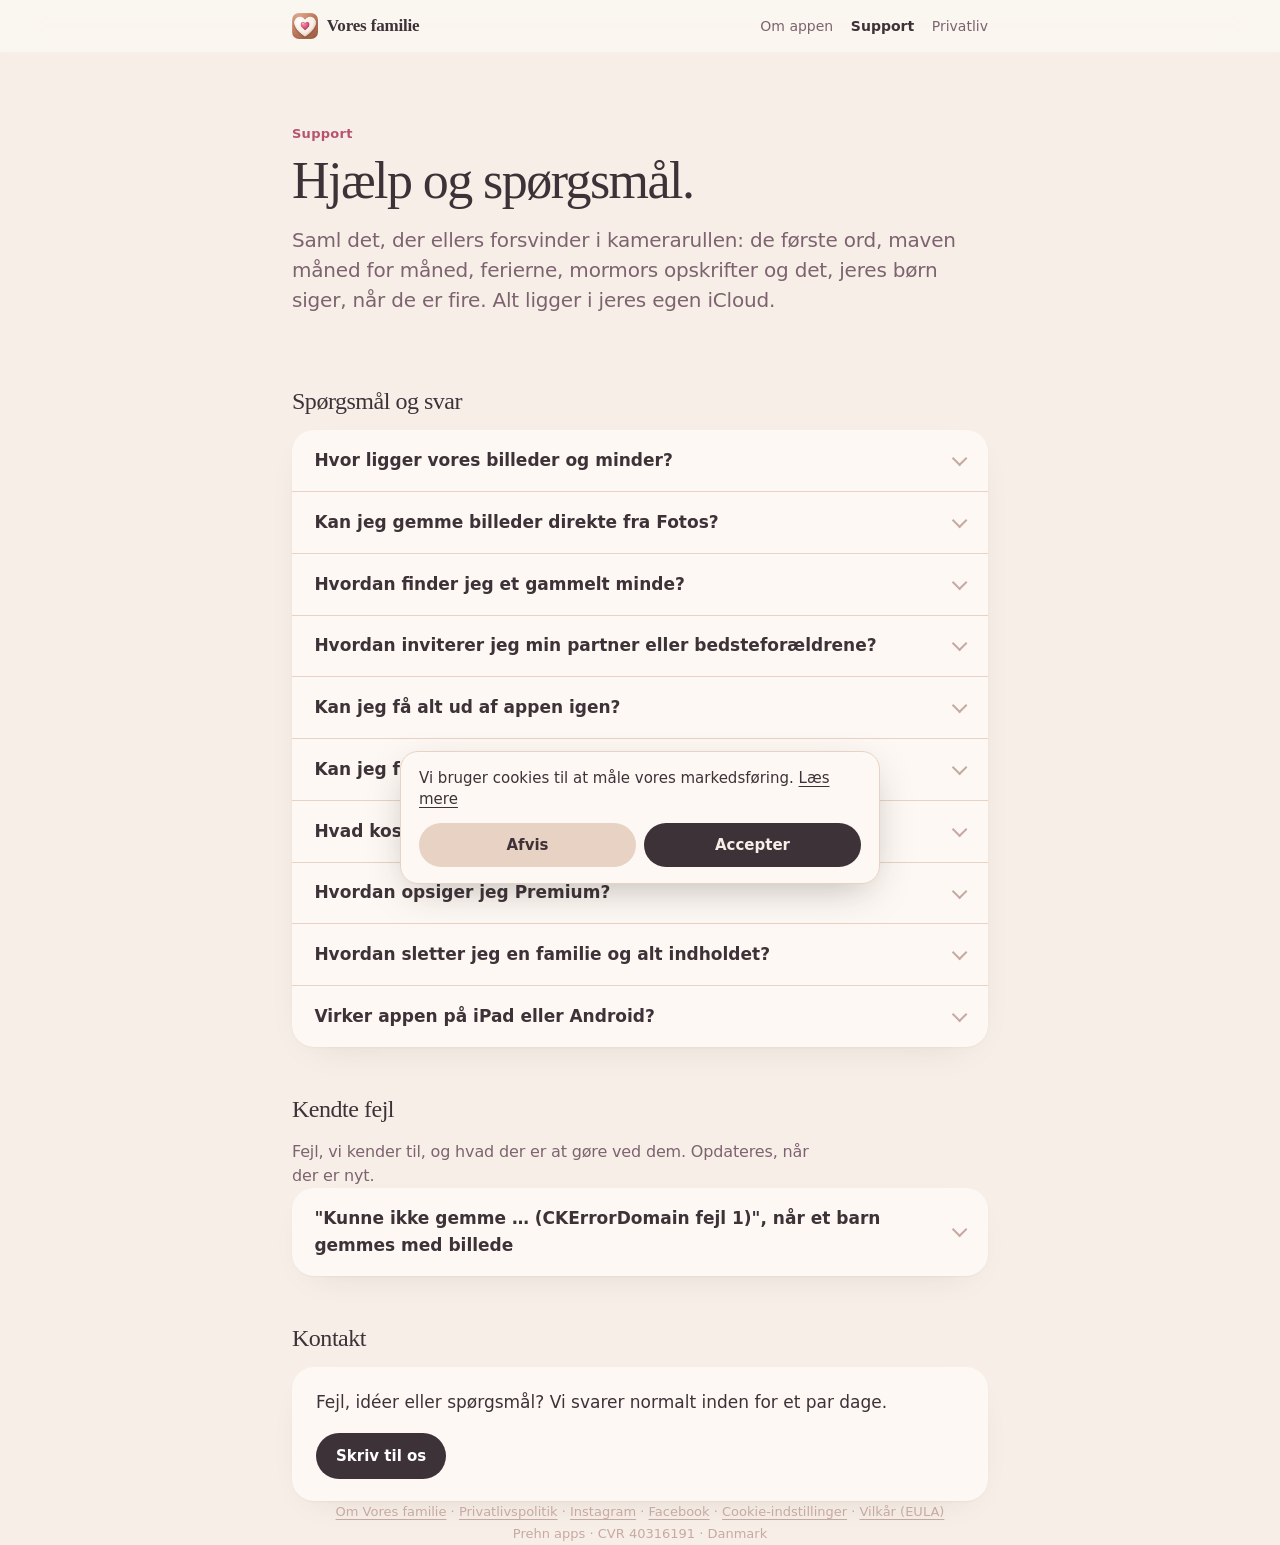
<file: vores-familie/support/index.html>
<!doctype html>
<html lang="da">
<head>
  <meta charset="utf-8">
  <meta name="viewport" content="width=device-width, initial-scale=1, viewport-fit=cover">
  <title>Vores familie – hjælp og kontakt</title>
  <meta name="description" content="Vores familie er mindebogen til hele familien på iPhone. Hjælp, spørgsmål og kontakt.">
  <meta name="theme-color" content="#f7efe7">
  <link rel="icon" href="../icon-180.png">
  <link rel="apple-touch-icon" href="../icon-180.png">
  <link rel="stylesheet" href="../sub.css">
</head>
<body>

<nav class="nav" id="nav">
  <div class="wrap">
    <a class="brand serif" href="../"><img src="../icon-180.png" alt="">Vores familie</a>
    <div class="nav-links">
      <a href="../" class="hide-sm">Om appen</a>
      <a href="./" aria-current="page">Support</a>
      <a href="../privatliv/">Privatliv</a>
    </div>
  </div>
</nav>

<main class="wrap">
  <header class="head">
    <div class="eyebrow reveal">Support</div>
    <h1 class="serif reveal">Hjælp og spørgsmål.</h1>
    <p class="lead reveal">Saml det, der ellers forsvinder i kamerarullen: de første ord, maven måned for måned, ferierne,
    mormors opskrifter og det, jeres børn siger, når de er fire. Alt ligger i jeres egen iCloud.</p>
  </header>

  <h2 class="serif reveal">Spørgsmål og svar</h2>
  <div class="faq reveal">
    <details id="icloud">
      <summary>Hvor ligger vores billeder og minder?</summary>
      <div class="answer"><p>I jeres egen iCloud. Vi har ingen server og kan ikke se jeres indhold. Derfor skal telefonen være
      logget på iCloud (Indstillinger → dit navn), før appen kan gemme noget.</p></div>
    </details>
    <details id="fotos">
      <summary>Kan jeg gemme billeder direkte fra Fotos?</summary>
      <div class="answer"><p>Ja. Vælg et eller flere billeder i Fotos, tryk <strong>Del → Vores familie</strong>, vælg barnet og skriv
      en linje. Billederne bliver til et højdepunkt med billedets egen dato, og de gemmes i iCloud, næste gang
      du åbner appen. Ser du ikke Vores familie i del-menuen, så tryk <strong>Flere</strong> og slå den til.</p></div>
    </details>
    <details id="soeg">
      <summary>Hvordan finder jeg et gammelt minde?</summary>
      <div class="answer"><p>Tryk på forstørrelsesglasset øverst på Hjem. Du kan søge i alt — tekster, steder, milepæle,
      opskrifter og svar fra det årlige interview — og filtrere på hvert barn eller familien.</p></div>
    </details>
    <details id="inviter">
      <summary>Hvordan inviterer jeg min partner eller bedsteforældrene?</summary>
      <div class="answer"><p>Gå til <strong>Mere → familien → Familie og adgang</strong>, og send en invitation. Din partner kan
      skrive med; bedsteforældre og andre kan få "Kun visning". Deling med flere end din partner kræver Premium.</p></div>
    </details>
    <details id="eksport">
      <summary>Kan jeg få alt ud af appen igen?</summary>
      <div class="answer"><p>Ja. Under <strong>Mere → Eksportér alt</strong> laver appen én ZIP-fil med billeder, video, lydnoter,
      tekster og en PDF-mindebog for hvert barn. Den kan gemmes i Filer eller sendes til din computer.</p></div>
    </details>
    <details id="bog">
      <summary>Kan jeg få barnets mindebog som en rigtig bog?</summary>
      <div class="answer"><p>Ja. På barnets side under <strong>… → Lav mindebog (PDF)</strong> kan du vælge <strong>Til trykkeri</strong>.
      Så får du en PDF i A4 med kapitler for hvert år, indholdsfortegnelse, sidetal, margen til indbinding og
      beskæring, som du kan uploade til et trykkeri, der laver fotobøger fra PDF. Udgaven <strong>Til skærm og
      hjemmeprint</strong> er god til at dele og printe selv. Lyd og video kan ikke være i en bog og springes over.
      Mindebogen er en del af Premium.</p></div>
    </details>
    <details id="premium">
      <summary>Hvad koster Premium?</summary>
      <div class="answer"><p>19 kr. om måneden, 179 kr. om året (de første 14 dage gratis) eller 499 kr. én gang for altid. Kun én i familien betaler —
      Premium gælder for alle, I deler familien med. Priserne kan variere lidt fra land til land.</p></div>
    </details>
    <details id="opsig">
      <summary>Hvordan opsiger jeg Premium?</summary>
      <div class="answer"><p>Abonnementet håndteres af Apple. Åbn <strong>Indstillinger → dit navn → Abonnementer</strong> på
      iPhone, og vælg Vores familie. Køber du "Premium for altid", er der intet abonnement at opsige.</p></div>
    </details>
    <details id="slet">
      <summary>Hvordan sletter jeg en familie og alt indholdet?</summary>
      <div class="answer"><p>Ejeren af familien kan under <strong>Mere → Slet familie</strong> slette familien og alt dens indhold
      fra iCloud. Det kan ikke fortrydes, så tag gerne en eksport først.</p></div>
    </details>
    <details id="ipad">
      <summary>Virker appen på iPad eller Android?</summary>
      <div class="answer"><p>Appen er lavet til iPhone. På iPad kan den køre i iPhone-tilstand.</p></div>
    </details>
  </div>

  <h2 class="serif reveal" id="kendte-fejl">Kendte fejl</h2>
  <p class="lead reveal" style="font-size:1rem">Fejl, vi kender til, og hvad der er at gøre ved dem. Opdateres, når der er nyt.</p>
  <div class="faq reveal">
    <details id="fejl-barn-billede">
      <summary>"Kunne ikke gemme … (CKErrorDomain fejl 1)", når et barn gemmes med billede</summary>
      <div class="answer"><p>Rammer enkelte iCloud-konti, når man opretter eller redigerer et barn med profilbillede. Barnet bliver
      oprettet, men billedet gemmes ikke, og beskeden fortæller ikke hvorfor.</p>
      <p><strong>Status:</strong> Version 1.2.1 viser nu den rigtige årsag fra iCloud i beskeden, og et barn oprettes ikke længere to gange.
      Indtil fejlen er fundet, kan du oprette barnet uden billede og tilføje det senere under <strong>Redigér barn</strong>. Alle andre billeder
      (højdepunkter, milepæle, dagbog) virker som normalt.</p>
      <p><strong>Løsning:</strong> følger. Får du fejlen, så send os gerne et skærmbillede af beskeden på <a href="mailto:apps@prehn.net">apps@prehn.net</a>.</p></div>
    </details>
  </div>

  <h2 class="serif reveal">Kontakt</h2>
  <div class="card contact reveal">
    <p style="margin:0">Fejl, idéer eller spørgsmål? Vi svarer normalt inden for et par dage.</p>
    <a class="btn" href="mailto:apps@prehn.net">Skriv til os</a>
  </div>
</main>

<footer class="wrap">
  <a href="../">Om Vores familie</a> · <a href="../privatliv/">Privatlivspolitik</a> · <a href="https://www.instagram.com/voresfamilieapp/">Instagram</a> · <a href="https://www.facebook.com/profile.php?id=61595430617490">Facebook</a> · <a href="#" data-cookie-settings>Cookie-indstillinger</a> ·
  <a href="https://www.apple.com/legal/internet-services/itunes/dev/stdeula/">Vilkår (EULA)</a><br>
  Prehn apps · CVR 40316191 · Danmark
</footer>

<script src="../sub.js"></script>
<script src="../consent.js" data-privacy="../privatliv/#hjemmesiden"></script>
</body>
</html>
</file>
<file: vores-familie/sub.css>
/* Fælles stil for Vores familie-undersiderne (support og privatliv).
   Samme farver, skrift og bevægelse som landingssiden (vores-familie/index.html). */
:root {
  color-scheme: light;
  /* Samme palet som appen (Theme.swift, issue #47): varm mauve. */
  --bg:#f7efe7; --bg2:#e8d2c4; --card:#fdf8f3; --text:#3e3239; --muted:#7d6370; --faint:#c7a9a3; --sep:#e8d2c4;
  --rose:#b8536f; --tint:#6b5560; --ink:#3e3239;
  --radius:22px; --ease:cubic-bezier(.32,.72,0,1);
}
* { box-sizing:border-box; }
html { font-size:100%; -webkit-text-size-adjust:100%; scroll-padding-top:4.5rem; }
body { margin:0; background:var(--bg); color:var(--text);
       font:1.0625rem/1.6 -apple-system, BlinkMacSystemFont, "SF Pro Text", system-ui, "Segoe UI", sans-serif;
       -webkit-font-smoothing:antialiased; }
.serif { font-family:"New York", ui-serif, Georgia, "Times New Roman", serif; font-weight:500; }
.wrap { max-width:46rem; margin:0 auto; padding:0 1.25rem; }
a { color:var(--rose); text-underline-offset:3px; }
p { margin:0 0 1rem; }

/* Glas-navigation med kant-fade, når der er indhold under den */
.nav { position:sticky; top:0; z-index:20; height:52px;
       background:rgba(250,248,244,.74); backdrop-filter:blur(20px) saturate(180%); -webkit-backdrop-filter:blur(20px) saturate(180%); }
.nav::after { content:""; position:absolute; left:0; right:0; top:100%; height:14px; pointer-events:none;
              background:linear-gradient(rgba(44,40,32,.06), transparent); opacity:0; transition:opacity .3s; }
.nav.scrolled::after { opacity:1; }
.nav .wrap { height:100%; display:flex; align-items:center; justify-content:space-between; gap:1rem; }
.brand { display:flex; align-items:center; gap:.55rem; font-weight:600; letter-spacing:-.01em; text-decoration:none; color:var(--text); }
.brand img { width:26px; height:26px; border-radius:7px; }
.nav-links { display:flex; gap:1.1rem; font-size:.875rem; }
.nav-links a { color:var(--muted); text-decoration:none; }
.nav-links a[aria-current] { color:var(--text); font-weight:600; }

/* Overskrift */
.head { padding:clamp(2.5rem, 8vw, 4.5rem) 0 1.5rem; }
.eyebrow { font-size:.8125rem; font-weight:600; letter-spacing:.02em; color:var(--rose); margin-bottom:.6rem; }
h1 { font-size:clamp(2.2rem, 6.5vw, 3.25rem); line-height:1.05; letter-spacing:-.03em; margin:0; }
.lead { font-size:clamp(1.0625rem, 2vw, 1.25rem); line-height:1.5; letter-spacing:-.01em; color:var(--muted); margin:1rem 0 0; max-width:34em; }
.meta { font-size:.875rem; color:var(--faint); margin-top:.75rem; }
h2 { font-size:1.5rem; line-height:1.2; letter-spacing:-.02em; margin:3rem 0 .9rem; }

/* Kort */
.card { background:var(--card); border-radius:var(--radius); padding:1.4rem 1.5rem;
        box-shadow:0 1px 2px rgba(44,40,32,.04), 0 12px 40px -24px rgba(44,40,32,.18); }
.card p:last-child { margin-bottom:0; }

/* Spørgsmål — grupperet liste som i iOS Indstillinger */
.faq { background:var(--card); border-radius:var(--radius); overflow:hidden;
       box-shadow:0 1px 2px rgba(44,40,32,.04), 0 12px 40px -24px rgba(44,40,32,.18); }
details { border-top:1px solid var(--sep); }
details:first-child { border-top:0; }
summary { cursor:pointer; list-style:none; display:flex; justify-content:space-between; align-items:center; gap:1rem;
          padding:1.05rem 1.4rem; font-weight:600; -webkit-tap-highlight-color:transparent;
          transition:background-color .15s; }
summary::-webkit-details-marker { display:none; }
summary:active { background:var(--bg2); }
summary::after { content:""; flex-shrink:0; width:9px; height:9px; margin-right:3px;
                 border-right:2px solid var(--faint); border-bottom:2px solid var(--faint);
                 transform:rotate(45deg) translateY(-3px); transition:transform .35s var(--ease); }
details[open] summary::after { transform:rotate(225deg) translateY(-1px); }
.answer { padding:0 1.4rem 1.2rem; color:var(--muted); }
.answer p:last-child { margin-bottom:0; }
details[open] .answer { animation:open .35s var(--ease); }
@keyframes open { from { opacity:0; transform:translateY(-6px); } to { opacity:1; transform:none; } }
strong { color:var(--text); font-weight:600; }

/* Brødtekst (privatliv) */
.prose ul { padding-left:1.25rem; margin:0 0 1rem; }
.prose li { margin:.35rem 0; }
.prose li::marker { color:var(--faint); }

/* Kontakt */
.contact { display:flex; flex-wrap:wrap; align-items:center; justify-content:space-between; gap:1rem; }
.btn { display:inline-flex; align-items:center; gap:.5rem; background:var(--ink); color:#fff; text-decoration:none;
       border-radius:999px; padding:.7rem 1.25rem; font-weight:600; font-size:.9375rem;
       transition:transform .12s ease-out, opacity .12s; }
.btn:active, .btn.down { transform:scale(.96); opacity:.85; }

footer { padding:3rem 0 4rem; font-size:.8125rem; color:var(--faint); text-align:center; line-height:1.7; }
footer a { color:var(--faint); }

/* Indtoning */
.reveal { opacity:0; transform:translateY(16px); transition:opacity .7s var(--ease), transform .7s var(--ease); }
.reveal.in { opacity:1; transform:none; }

@media (max-width:520px) { .nav-links a.hide-sm { display:none; } }
@media (prefers-reduced-motion: reduce) {
  .reveal { transform:none; transition:opacity .25s ease; }
  summary::after, details[open] .answer { transition:none; animation:none; }
  .btn:active, .btn.down { transform:none; }
}
@media (prefers-reduced-transparency: reduce) {
  .nav { background:var(--bg); backdrop-filter:none; -webkit-backdrop-filter:none; }
}
</file>
